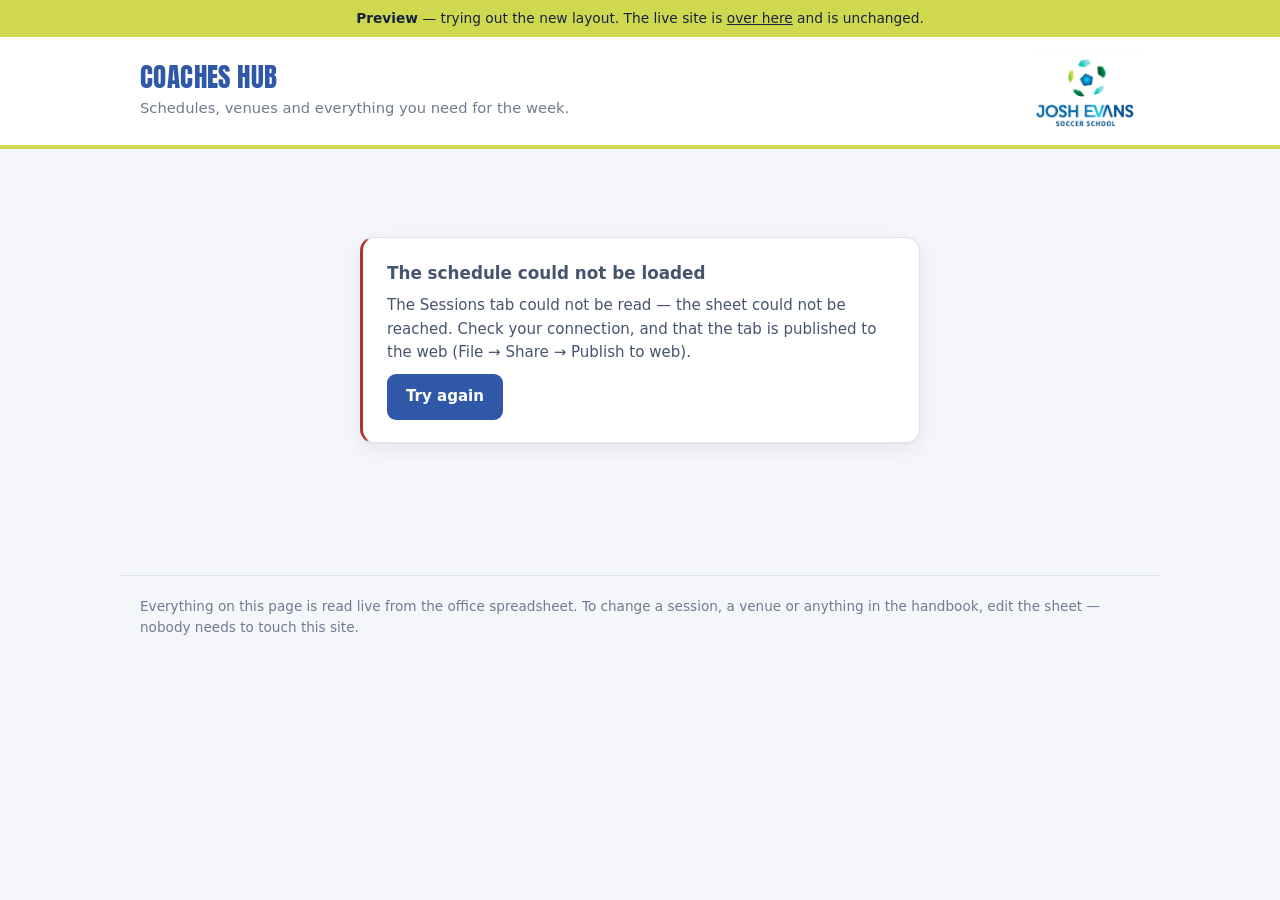
<file: preview/index.html>
<!DOCTYPE html>
<html lang="en-GB">
<head>
<meta charset="utf-8">
<meta name="viewport" content="width=device-width, initial-scale=1">
<title>Josh Evans Soccer School — Coaches Hub</title>
<meta name="description" content="Schedules, venues and everything the coaching team needs for the week.">
<meta name="color-scheme" content="light dark">
<link rel="icon" href="data:image/svg+xml,<svg xmlns='http://www.w3.org/2000/svg' viewBox='0 0 32 32'><circle cx='16' cy='16' r='15' fill='%233058a8'/><circle cx='16' cy='16' r='14' fill='none' stroke='%23d0d850' stroke-width='2'/><polygon points='16,8 22.6,12.8 20.1,20.6 11.9,20.6 9.4,12.8' fill='%23f4f4dc'/></svg>">
<link rel="preconnect" href="https://fonts.googleapis.com">
<link rel="preconnect" href="https://fonts.gstatic.com" crossorigin>
<link href="https://fonts.googleapis.com/css2?family=Anton&display=swap" rel="stylesheet">
<!-- Version stamps: GitHub Pages caches for ten minutes, and a browser
     that holds a stale copy of one of these while taking a fresh copy of
     another gets a mix that works nowhere. Bumped on every deploy by
     tools/stamp.sh. -->
<link rel="stylesheet" href="style.css?v=680982e">
</head>
<body>

<div class="preview-flag">
  <strong>Preview</strong> — trying out the new layout. The live site is
  <a href="../">over here</a> and is unchanged.
</div>

<header class="masthead">
  <div class="wrap masthead-inner">
    <div class="masthead-text">
      <h1>Coaches Hub</h1>
      <p class="masthead-sub">Schedules, venues and everything you need for the week.</p>
    </div>
    <img class="masthead-logo" src="../je-logo.png" width="480" height="323"
         alt="Josh Evans Soccer School">
  </div>
</header>

<nav class="views wrap" id="views" hidden aria-label="Sections">
  <button type="button" class="view-btn is-on" data-view="home">Home</button>
  <button type="button" class="view-btn" data-view="schedule">Schedule</button>
  <button type="button" class="view-btn" data-view="venues">Venues</button>
  <button type="button" class="view-btn" data-view="handbook" id="nav-handbook" hidden>Handbook</button>
  <button type="button" class="view-btn" data-view="resources" id="nav-resources" hidden>Resources</button>
  <span class="views-gap" aria-hidden="true"></span>
  <button type="button" class="view-btn view-btn-owner" data-view="financials">
    <svg viewBox="0 0 16 16" aria-hidden="true" class="lock"><path d="M4.5 7V5a3.5 3.5 0 017 0v2" fill="none" stroke="currentColor" stroke-width="1.6" stroke-linecap="round"/><rect x="3" y="7" width="10" height="7" rx="1.6" fill="currentColor"/></svg>
    Financials
  </button>
</nav>

<main class="wrap" id="main">

  <!-- Home -->
  <section id="home" hidden>
    <div class="hero">
      <h2 id="hero-title">Josh Evans Soccer School</h2>
      <p id="hero-blurb">Everything the coaching team needs, in one place. The schedule
         comes straight from the office spreadsheet, so what you see here is what is booked.</p>
      <div class="hero-stats" id="hero-stats"></div>
    </div>
    <div class="tiles" id="home-tiles"></div>
    <div id="home-signin"></div>
  </section>

  <!-- Venues -->
  <section id="venues" hidden>
    <div class="sec-head">
      <h2>Venues</h2>
      <p>Everywhere we coach, and how to find it.</p>
    </div>
    <div id="venue-list"></div>
  </section>

  <!-- Handbook -->
  <section id="handbook" hidden>
    <div class="sec-head">
      <h2>Handbook</h2>
      <p>The things worth knowing — kit, absence, who to call.</p>
    </div>
    <div id="handbook-body"></div>
  </section>

  <!-- Resources -->
  <section id="resources" hidden>
    <div class="sec-head">
      <h2>Resources</h2>
      <p>Session plans, term themes and anything else worth having to hand.</p>
    </div>
    <div id="resource-body"></div>
  </section>

  <!-- Coach picker -->
  <section class="picker" id="picker" hidden>
    <label class="picker-label" for="coach-input">Coach</label>
    <div class="combo" id="combo">
      <input
        id="coach-input"
        type="text"
        class="combo-input"
        placeholder="Search or select a coach…"
        autocomplete="off"
        role="combobox"
        aria-expanded="false"
        aria-autocomplete="list"
        aria-controls="coach-listbox"
        aria-haspopup="listbox">
      <button type="button" class="combo-toggle" id="combo-toggle" aria-label="Show all coaches" tabindex="-1">
        <svg viewBox="0 0 20 20" aria-hidden="true"><path d="M5 8l5 5 5-5" fill="none" stroke="currentColor" stroke-width="2" stroke-linecap="round" stroke-linejoin="round"/></svg>
      </button>
      <ul class="combo-list" id="coach-listbox" role="listbox" aria-label="Coaches" hidden></ul>
    </div>
  </section>

  <!-- Status / results -->
  <div id="status" class="status" role="status" aria-live="polite">
    <div class="spinner" aria-hidden="true"></div>
    <p>Loading the schedule…</p>
  </div>

  <section id="results" hidden>
    <div class="weekbar" id="weekbar" hidden></div>
    <div class="summary" id="summary"></div>
    <div id="days"></div>
  </section>

  <section id="finview" hidden>
    <div class="fin-top">
      <div class="seg" role="group" aria-label="Show figures per">
        <button type="button" class="seg-btn is-on" data-basis="monthly">Per month</button>
        <button type="button" class="seg-btn" data-basis="weekly">Per week</button>
      </div>
    </div>

    <nav class="views fin-tabs" role="group" aria-label="Financials view" id="fin-tabs">
      <button type="button" class="view-btn is-on" data-fintab="baseline">Baseline</button>
      <button type="button" class="view-btn" data-fintab="actual">Actual</button>
      <button type="button" class="view-btn" data-fintab="grouping">Grouping</button>
    </nav>

    <div id="fin-baseline" class="fin-tabpanel">
      <p class="fin-tab-sub">What each programme typically brings in, if every
         session ran every week or month exactly as scheduled.</p>
      <div class="head-cards" id="head-cards"></div>
    </div>

    <div id="fin-actual" class="fin-tabpanel" hidden>
      <p class="fin-tab-sub">What's actually happening — term dates, half terms
         and cancellations applied. This real week, and any date range you pick.</p>

      <div class="seg fin-actual-basis" role="group" aria-label="Actual figures for" id="actual-basis">
        <button type="button" class="seg-btn is-on" data-actualbasis="weekly">This week</button>
        <button type="button" class="seg-btn" data-actualbasis="monthly">This month</button>
        <button type="button" class="seg-btn" data-actualbasis="termly">This term</button>
      </div>

      <div class="head-cards" id="actual-cards"></div>
      <div id="actual-note"></div>

      <section class="fin-filter">
        <h2 class="fin-filter-title">Period totals</h2>
        <p class="fin-filter-sub">Pick any date range and see what actually came in, split honestly from what's still to come — never blended into one number.</p>
        <div id="period-controls"></div>
        <div id="period-result"></div>
      </section>
    </div>

    <div id="fin-grouping" class="fin-tabpanel" hidden>
      <p class="fin-tab-sub">The same baseline figures, sliced by programme,
         school, venue, day or time.</p>
      <section class="fin-filter">
        <h2 class="fin-filter-title">Custom filter</h2>
        <p class="fin-filter-sub">Any day, time window or venue, on its own or combined. For example every Monday session at one venue, or every session between 3 and 4:30pm.</p>
        <div id="fin-filter-controls"></div>
        <div id="fin-filter-result"></div>
      </section>

      <div class="fin-pickers" id="fin-pickers"></div>

      <div id="fin-detail"></div>
    </div>
  </section>

</main>

<footer class="footer wrap">
  <p>Everything on this page is read live from the office spreadsheet. To change a session, a venue or anything in the handbook, edit the sheet — nobody needs to touch this site.</p>
</footer>

<!-- Password dialog -->
<div class="modal-backdrop" id="modal" hidden>
  <div class="modal" role="dialog" aria-modal="true" aria-labelledby="modal-title" aria-describedby="modal-desc">
    <h2 id="modal-title">Financial details</h2>
    <p id="modal-desc" class="modal-desc">Enter the password to show revenue, costs and profit for each session.</p>
    <form id="pw-form" novalidate>
      <label class="sr-only" for="pw-input">Password</label>
      <input id="pw-input" type="password" class="pw-input" autocomplete="current-password" placeholder="Password" required>
      <p class="pw-error" id="pw-error" role="alert" hidden></p>
      <div class="modal-actions">
        <button type="button" class="btn btn-quiet" id="pw-cancel">Cancel</button>
        <button type="submit" class="btn btn-primary" id="pw-submit">Unlock</button>
      </div>
    </form>
  </div>
</div>

<script src="../config.js?v=680982e"></script>
<!-- TEMPORARY: sample handbook and venue text. See demo-content.js. -->
<script src="demo-content.js?v=680982e"></script>
<script src="app.js?v=680982e"></script>
</body>
</html>
</file>
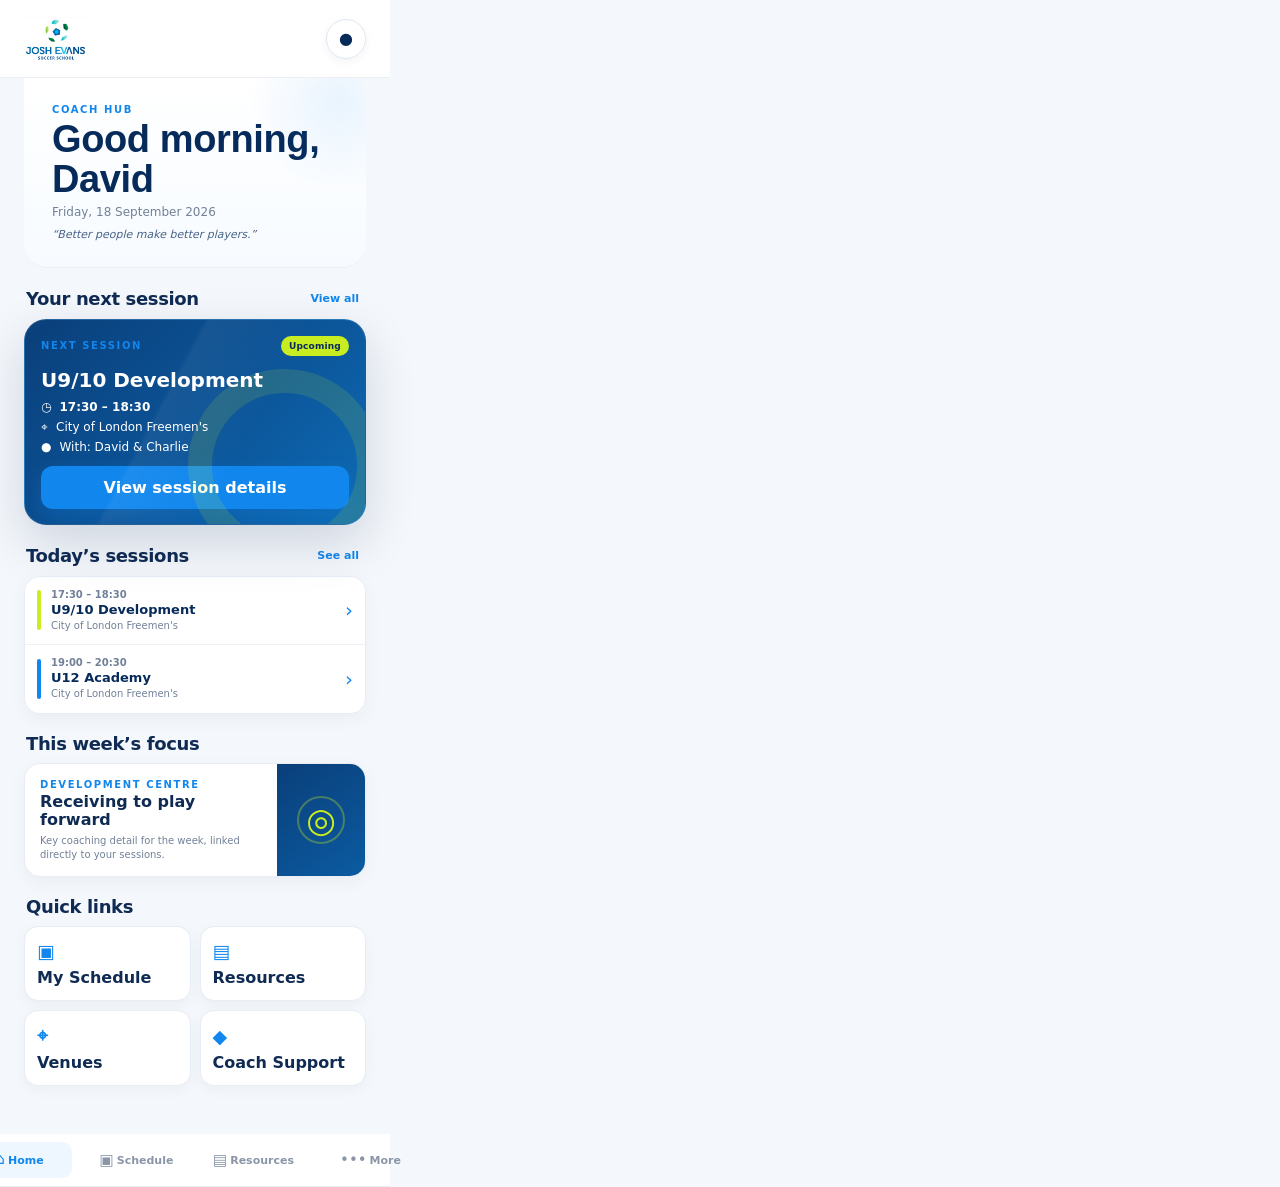
<file: preview-home.html>
<!doctype html><html><head><meta charset="utf-8"><style>@page{size:390px 1400px;margin:0}html,body{width:390px;margin:0}body{overflow:hidden}</style><link rel="stylesheet" href="styles.css"></head><body>
<div class="app-shell">
<header class="topbar"><button class="brand-lockup"><img src="je-logo.png"></button><div class="top-actions"><button class="icon-btn">●</button></div></header>
<main class="screen-root">
<section class="hero"><div class="eyebrow">Coach Hub</div><h1>Good morning, David</h1><p>Friday, 18 September 2026</p><div class="quote">“Better people make better players.”</div></section>
<div class="section-head"><h2>Your next session</h2><button class="link-btn">View all</button></div>
<section class="next-card"><div class="next-top"><span class="eyebrow">Next session</span><span class="pill lime">Upcoming</span></div><h3>U9/10 Development</h3><div class="meta"><div class="meta-row">◷ <b>17:30 – 18:30</b></div><div class="meta-row">⌖ <span>City of London Freemen's</span></div><div class="meta-row">● <span>With: David & Charlie</span></div></div><button class="primary-btn">View session details</button></section>
<div class="section-head"><h2>Today’s sessions</h2><button class="link-btn">See all</button></div>
<div class="card list"><div class="session-row"><span class="session-accent lime"></span><div><div class="session-time">17:30 – 18:30</div><div class="session-title">U9/10 Development</div><div class="session-sub">City of London Freemen's</div></div><span class="chev">›</span></div><div class="session-row"><span class="session-accent"></span><div><div class="session-time">19:00 – 20:30</div><div class="session-title">U12 Academy</div><div class="session-sub">City of London Freemen's</div></div><span class="chev">›</span></div></div>
<div class="section-head"><h2>This week’s focus</h2></div><article class="card focus-card"><div class="focus-copy"><div class="eyebrow">Development Centre</div><h3>Receiving to play forward</h3><p>Key coaching detail for the week, linked directly to your sessions.</p></div><div class="focus-visual">◎</div></article>
<div class="section-head"><h2>Quick links</h2></div><div class="quick-grid"><button class="quick-card"><span class="qicon">▣</span>My Schedule</button><button class="quick-card"><span class="qicon">▤</span>Resources</button><button class="quick-card"><span class="qicon">⌖</span>Venues</button><button class="quick-card"><span class="qicon">◆</span>Coach Support</button></div>
</main>
<nav class="bottom-nav"><button class="nav-item is-active"><span>⌂</span><small>Home</small></button><button class="nav-item"><span>▣</span><small>Schedule</small></button><button class="nav-item"><span>▤</span><small>Resources</small></button><button class="nav-item"><span>•••</span><small>More</small></button></nav></div>
</body></html>
</file>
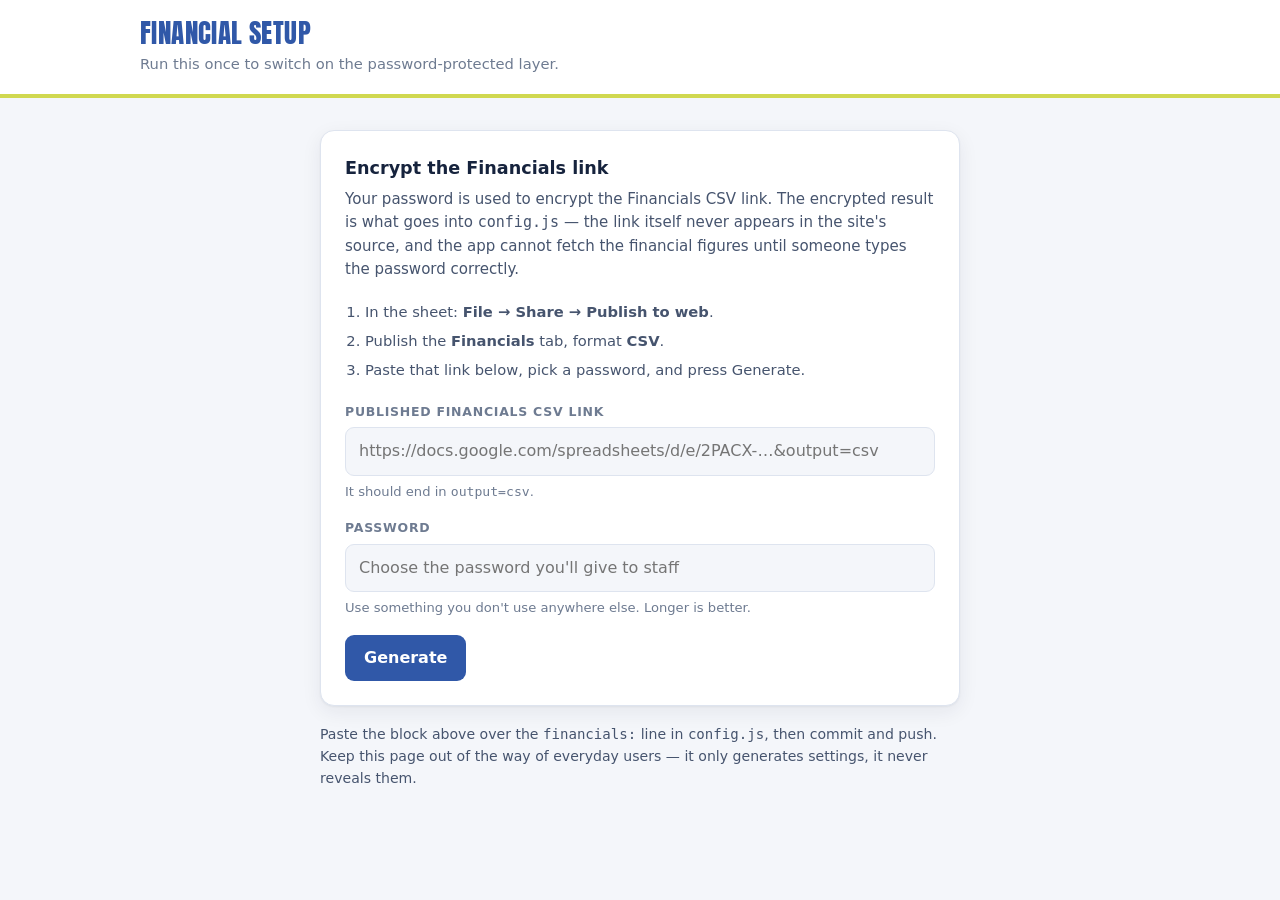
<file: setup.html>
<!DOCTYPE html>
<html lang="en-GB">
<head>
<meta charset="utf-8">
<meta name="viewport" content="width=device-width, initial-scale=1">
<title>Coach Schedule — financial setup</title>
<meta name="color-scheme" content="light dark">
<link rel="preconnect" href="https://fonts.googleapis.com">
<link rel="preconnect" href="https://fonts.gstatic.com" crossorigin>
<link href="https://fonts.googleapis.com/css2?family=Anton&display=swap" rel="stylesheet">
<link rel="stylesheet" href="style.css">
<style>
  .setup { max-width: 680px; margin: 32px auto 60px; }
  .setup .panel {
    background: var(--surface); border: 1px solid var(--line);
    border-radius: var(--radius); box-shadow: var(--shadow); padding: 24px;
  }
  .setup h2 { margin: 0 0 6px; font-size: 1.1rem; font-weight: 640; }
  .setup p.lede { margin: 0 0 20px; color: var(--ink-soft); font-size: .94rem; }
  .field { margin-bottom: 16px; }
  .field label {
    display: block; font-size: .78rem; font-weight: 600; letter-spacing: .06em;
    text-transform: uppercase; color: var(--ink-faint); margin-bottom: 6px;
  }
  .field input {
    width: 100%; padding: 11px 13px; font: inherit; color: var(--ink);
    background: var(--bg); border: 1px solid var(--line); border-radius: 9px;
  }
  .field input:focus {
    outline: none; border-color: var(--accent); box-shadow: 0 0 0 3px var(--accent-bg);
  }
  .field .hint { margin: 6px 0 0; font-size: .82rem; color: var(--ink-faint); }
  textarea {
    width: 100%; min-height: 190px; margin-top: 16px; padding: 14px;
    font: .82rem/1.55 ui-monospace, SFMono-Regular, Menlo, Consolas, monospace;
    color: var(--ink); background: var(--bg);
    border: 1px solid var(--line); border-radius: 9px; resize: vertical;
  }
  .row { display: flex; gap: 10px; align-items: center; flex-wrap: wrap; margin-top: 16px; }
  .msg { font-size: .88rem; color: var(--ink-soft); }
  .msg.bad { color: var(--negative); }
  .msg.good { color: var(--positive); }
  ol.steps { padding-left: 20px; color: var(--ink-soft); font-size: .92rem; }
  ol.steps li { margin-bottom: 6px; }
</style>
</head>
<body>

<header class="masthead">
  <div class="wrap"><h1>Financial setup</h1>
  <p class="masthead-sub">Run this once to switch on the password-protected layer.</p></div>
</header>

<main class="wrap setup">
  <div class="panel">
    <h2>Encrypt the Financials link</h2>
    <p class="lede">
      Your password is used to encrypt the Financials CSV link. The encrypted
      result is what goes into <code>config.js</code> — the link itself never
      appears in the site's source, and the app cannot fetch the financial
      figures until someone types the password correctly.
    </p>

    <ol class="steps">
      <li>In the sheet: <strong>File → Share → Publish to web</strong>.</li>
      <li>Publish the <strong>Financials</strong> tab, format <strong>CSV</strong>.</li>
      <li>Paste that link below, pick a password, and press Generate.</li>
    </ol>

    <div class="field" style="margin-top:20px">
      <label for="url">Published Financials CSV link</label>
      <input id="url" type="url" placeholder="https://docs.google.com/spreadsheets/d/e/2PACX-…&amp;output=csv" autocomplete="off">
      <p class="hint">It should end in <code>output=csv</code>.</p>
    </div>

    <div class="field">
      <label for="pw">Password</label>
      <input id="pw" type="text" placeholder="Choose the password you'll give to staff" autocomplete="off">
      <p class="hint">Use something you don't use anywhere else. Longer is better.</p>
    </div>

    <div class="row">
      <button class="btn btn-primary" id="go">Generate</button>
      <button class="btn btn-quiet" id="copy" hidden>Copy</button>
      <span class="msg" id="msg"></span>
    </div>

    <textarea id="out" readonly hidden spellcheck="false"
      aria-label="Configuration to paste into config.js"></textarea>
  </div>

  <p class="msg" style="margin-top:18px">
    Paste the block above over the <code>financials:</code> line in
    <code>config.js</code>, then commit and push. Keep this page out of the
    way of everyday users — it only generates settings, it never reveals them.
  </p>
</main>

<script>
(function () {
  "use strict";
  var ITERATIONS = 250000;

  var $ = function (id) { return document.getElementById(id); };
  var msg = $("msg"), out = $("out"), copy = $("copy");

  function say(text, cls) { msg.textContent = text; msg.className = "msg " + (cls || ""); }

  function bytesToB64(buf) {
    var b = new Uint8Array(buf), s = "";
    for (var i = 0; i < b.length; i++) s += String.fromCharCode(b[i]);
    return btoa(s);
  }

  $("go").addEventListener("click", function () {
    var url = $("url").value.trim();
    var pw = $("pw").value;

    if (!/^https?:\/\//i.test(url)) return say("That doesn't look like a link.", "bad");
    if (!pw) return say("Pick a password first.", "bad");
    if (!window.isSecureContext || !window.crypto || !crypto.subtle) {
      return say("Open this page over https (or http://localhost) — encryption " +
                 "is not available on a file:// page.", "bad");
    }
    if (!/output=csv/i.test(url)) {
      say("Warning: that link doesn't end in output=csv. Generating anyway.", "bad");
    }

    var salt = crypto.getRandomValues(new Uint8Array(16));
    var iv = crypto.getRandomValues(new Uint8Array(12));
    var enc = new TextEncoder();

    crypto.subtle.importKey("raw", enc.encode(pw), "PBKDF2", false, ["deriveKey"])
      .then(function (base) {
        return crypto.subtle.deriveKey(
          { name: "PBKDF2", salt: salt, iterations: ITERATIONS, hash: "SHA-256" },
          base, { name: "AES-GCM", length: 256 }, false, ["encrypt"]);
      })
      .then(function (key) {
        return crypto.subtle.encrypt({ name: "AES-GCM", iv: iv }, key, enc.encode(url));
      })
      .then(function (cipher) {
        out.value =
          "  financials: {\n" +
          "    salt: \"" + bytesToB64(salt) + "\",\n" +
          "    iv: \"" + bytesToB64(iv) + "\",\n" +
          "    ciphertext: \"" + bytesToB64(cipher) + "\",\n" +
          "    iterations: " + ITERATIONS + "\n" +
          "  },";
        out.hidden = false;
        copy.hidden = false;
        say("Done — paste this into config.js.", "good");
      })
      .catch(function (e) {
        console.error(e);
        say("Something went wrong generating that. See the browser console.", "bad");
      });
  });

  copy.addEventListener("click", function () {
    out.select();
    navigator.clipboard.writeText(out.value)
      .then(function () { say("Copied.", "good"); })
      .catch(function () { say("Select the text and copy it manually.", "bad"); });
  });
})();
</script>
</body>
</html>
</file>
<file: preview/style.css>
/* ---------------------------------------------------------------
   Coach Schedule — restrained, card-based, readable on any screen.
   --------------------------------------------------------------- */

:root {
  /* Brand, sampled from the Josh Evans Soccer School posters */
  --brand-blue:  #3058a8;
  --brand-sky:   #3088c8;
  --brand-cream: #f4f4dc;
  --brand-lime:  #d0d850;

  --ink:        #16233d;
  --ink-soft:   #46546e;
  --ink-faint:  #6e7b91;
  --line:       #dee4ef;
  --line-soft:  #edf1f7;
  --bg:         #f4f6fa;
  --surface:    #ffffff;
  --accent:     #3058a8;
  --accent-ink: #24457f;
  --accent-bg:  #e6ecf8;
  --positive:   #1f7a4c;
  --negative:   #b3322e;
  --warn:       #9a5a12;
  --warn-ink:   #ffffff;
  --negative-ink: #ffffff;
  --shadow:     0 1px 2px rgba(22, 35, 61, .05), 0 6px 20px rgba(22, 35, 61, .07);
  --shadow-lift:0 2px 6px rgba(22, 35, 61, .08), 0 14px 34px rgba(22, 35, 61, .12);
  --radius:     14px;
  --wrap:       1040px;
  --font-display: "Anton", ui-sans-serif, system-ui, "Helvetica Neue", Arial, sans-serif;
}

@media (prefers-color-scheme: dark) {
  :root {
    --ink:        #eaeff7;
    --ink-soft:   #a7b4c8;
    --ink-faint:  #8391a8;
    --line:       #2b3446;
    --line-soft:  #222a38;
    --bg:         #111725;
    --surface:    #19202e;
    --accent:     #7fa8e8;
    --accent-ink: #a3c2f0;
    --accent-bg:  #223052;
    --positive:   #5fcb94;
    --negative:   #f08a8a;
    --warn:       #e8b06a;
    --warn-ink:   #241a0c;
    --negative-ink: #2a0f0f;
    --shadow:     0 1px 2px rgba(0, 0, 0, .3), 0 6px 20px rgba(0, 0, 0, .3);
    --shadow-lift:0 2px 6px rgba(0, 0, 0, .35), 0 14px 34px rgba(0, 0, 0, .45);
  }
}

* { box-sizing: border-box; }

/* A class with `display` set would otherwise out-rank the browser's own
   rule for [hidden], leaving "hidden" panels on top of the page. */
[hidden] { display: none !important; }

html { -webkit-text-size-adjust: 100%; }

body {
  margin: 0;
  background: var(--bg);
  color: var(--ink);
  font: 16px/1.55 ui-sans-serif, system-ui, -apple-system, "Segoe UI", Roboto,
        "Helvetica Neue", Arial, sans-serif;
  -webkit-font-smoothing: antialiased;
}

.wrap { width: 100%; max-width: var(--wrap); margin: 0 auto; padding: 0 20px; }

.sr-only {
  position: absolute; width: 1px; height: 1px; padding: 0; margin: -1px;
  overflow: hidden; clip: rect(0 0 0 0); white-space: nowrap; border: 0;
}

/* ------------------------------ Masthead ------------------------------ */

/* The logo is navy-on-white artwork, so the bar holding it stays white in
   both themes - on the brand blue the wordmark all but disappears. */
.masthead {
  background: #ffffff;
  border-bottom: 4px solid var(--brand-lime);
  padding: 18px 0;
}
.masthead-inner {
  display: flex;
  align-items: center;
  justify-content: space-between;
  gap: 24px;
}
.masthead-text { min-width: 0; }
.masthead h1 {
  margin: 0;
  font-family: var(--font-display);
  font-size: 1.7rem;
  font-weight: 400;
  line-height: 1.1;
  text-transform: uppercase;
  letter-spacing: .015em;
  color: var(--brand-blue);
}
.masthead-sub {
  margin: 5px 0 0;
  color: #6e7b91;
  font-size: .92rem;
}
.masthead-logo {
  height: 72px;
  width: auto;
  flex: none;
  display: block;
}

/* ------------------------------ Picker ------------------------------ */

.picker { margin: 28px 0 4px; max-width: 420px; }

.picker-label {
  display: block;
  font-size: .78rem;
  font-weight: 600;
  letter-spacing: .07em;
  text-transform: uppercase;
  color: var(--ink-faint);
  margin-bottom: 8px;
}

.combo { position: relative; }

.combo-input {
  width: 100%;
  padding: 13px 44px 13px 15px;
  font: inherit;
  color: var(--ink);
  background: var(--surface);
  border: 1px solid var(--line);
  border-radius: 11px;
  box-shadow: var(--shadow);
  transition: border-color .15s, box-shadow .15s;
}
.combo-input::placeholder { color: var(--ink-faint); }
.combo-input:focus {
  outline: none;
  border-color: var(--accent);
  box-shadow: 0 0 0 3px var(--accent-bg);
}

.combo-toggle {
  position: absolute;
  top: 0; right: 0;
  height: 100%;
  width: 42px;
  display: grid;
  place-items: center;
  background: none;
  border: 0;
  color: var(--ink-faint);
  cursor: pointer;
}
.combo-toggle svg { width: 20px; height: 20px; transition: transform .2s; }
.combo[aria-owns-open="true"] .combo-toggle svg { transform: rotate(180deg); }

.combo-list {
  position: absolute;
  z-index: 40;
  top: calc(100% + 6px);
  left: 0; right: 0;
  max-height: 290px;
  overflow-y: auto;
  margin: 0;
  padding: 6px;
  list-style: none;
  background: var(--surface);
  border: 1px solid var(--line);
  border-radius: 12px;
  box-shadow: var(--shadow-lift);
}
.combo-option {
  padding: 10px 12px;
  border-radius: 8px;
  cursor: pointer;
  display: flex;
  justify-content: space-between;
  align-items: baseline;
  gap: 12px;
}
.combo-option[aria-selected="true"],
.combo-option.is-active { background: var(--accent-bg); color: var(--accent-ink); }
.combo-option .count { font-size: .8rem; color: var(--ink-faint); flex: none; }
.combo-option.is-active .count { color: var(--accent-ink); }
.combo-empty { padding: 12px; color: var(--ink-faint); font-size: .92rem; }

/* ------------------------------ Status ------------------------------ */

.status { padding: 48px 0; color: var(--ink-soft); text-align: center; }
.status p { margin: 12px 0 0; }

.spinner {
  width: 26px; height: 26px; margin: 0 auto;
  border: 2.5px solid var(--line);
  border-top-color: var(--accent);
  border-radius: 50%;
  animation: spin .7s linear infinite;
}
@keyframes spin { to { transform: rotate(360deg); } }
@media (prefers-reduced-motion: reduce) { .spinner { animation-duration: 2s; } }

.notice {
  max-width: 560px;
  margin: 40px auto;
  padding: 22px 24px;
  background: var(--surface);
  border: 1px solid var(--line);
  border-left: 3px solid var(--accent);
  border-radius: var(--radius);
  box-shadow: var(--shadow);
  text-align: left;
}
.notice.is-error { border-left-color: var(--negative); }
.notice h2 { margin: 0 0 8px; font-size: 1.05rem; font-weight: 640; }
.notice p { margin: 0 0 10px; color: var(--ink-soft); font-size: .94rem; }
.notice p:last-child { margin-bottom: 0; }
.notice code {
  font: .85em ui-monospace, SFMono-Regular, Menlo, Consolas, monospace;
  background: var(--line-soft);
  padding: 1px 5px;
  border-radius: 4px;
  overflow-wrap: anywhere;
}
.notice ol { margin: 0 0 10px; padding-left: 20px; color: var(--ink-soft); font-size: .94rem; }
.notice li { margin-bottom: 5px; }

/* ------------------------------ Summary ------------------------------ */

.summary {
  display: flex;
  flex-wrap: wrap;
  align-items: baseline;
  gap: 8px 14px;
  margin: 30px 0 22px;
  padding-bottom: 18px;
  border-bottom: 1px solid var(--line);
}
.summary h2 {
  margin: 0;
  font-family: var(--font-display);
  font-size: 1.8rem;
  font-weight: 400;
  line-height: 1.15;
  text-transform: uppercase;
  letter-spacing: .015em;
}
.summary .meta { color: var(--ink-faint); font-size: .94rem; }

/* ------------------------------ Days ------------------------------ */

.day { margin-bottom: 30px; }

.day-head {
  display: flex;
  align-items: baseline;
  gap: 10px;
  margin: 0 0 12px;
  font-size: .8rem;
  font-weight: 650;
  letter-spacing: .09em;
  text-transform: uppercase;
  color: var(--ink-faint);
}
.day-head::after {
  content: "";
  flex: 1;
  height: 1px;
  background: var(--line);
}

.cards { display: grid; gap: 12px; }

/* ------------------------------ Card ------------------------------ */

.card {
  background: var(--surface);
  border: 1px solid var(--line);
  border-radius: var(--radius);
  box-shadow: var(--shadow);
  overflow: hidden;
  transition: box-shadow .2s, border-color .2s;
}
.card.is-open { box-shadow: var(--shadow-lift); border-color: #d4dae0; }
@media (prefers-color-scheme: dark) { .card.is-open { border-color: #374049; } }

.card-head {
  display: block;
  width: 100%;
  padding: 16px 18px;
  text-align: left;
  font: inherit;
  color: inherit;
  background: none;
  border: 0;
  cursor: pointer;
}
.card-head:focus-visible {
  outline: 2px solid var(--accent);
  outline-offset: -3px;
  border-radius: var(--radius);
}

.card-top {
  display: flex;
  align-items: flex-start;
  justify-content: space-between;
  gap: 14px;
}

.card-title { min-width: 0; }
.card-title h3 {
  margin: 0;
  font-size: 1.06rem;
  font-weight: 620;
  letter-spacing: -.01em;
  line-height: 1.35;
}

.tags { display: flex; flex-wrap: wrap; gap: 6px; margin-top: 7px; }
.tag {
  font-size: .74rem;
  font-weight: 600;
  letter-spacing: .02em;
  padding: 3px 8px;
  border-radius: 999px;
  background: var(--line-soft);
  color: var(--ink-soft);
  white-space: nowrap;
}
.tag.tag-accent { background: var(--brand-lime); color: #16233d; }
.card-theme {
  align-self: center;
  font-size: .82rem;
  font-weight: 650;
  color: var(--brand-blue);
}
@media (prefers-color-scheme: dark) { .card-theme { color: var(--accent); } }

.card-time {
  flex: none;
  text-align: right;
  font-variant-numeric: tabular-nums;
}
.card-time .t { font-weight: 620; font-size: .97rem; white-space: nowrap; }
.card-time .chev {
  display: inline-block;
  margin-top: 6px;
  color: var(--ink-faint);
  transition: transform .3s ease;
}
.card.is-open .card-time .chev { transform: rotate(180deg); }
.card-time .chev svg { width: 18px; height: 18px; display: block; }

.card-facts {
  margin: 12px 0 0;
  display: grid;
  gap: 5px;
  font-size: .92rem;
  color: var(--ink-soft);
}
.card-facts div { display: flex; gap: 8px; }
.card-facts .k {
  flex: none;
  width: 74px;
  color: var(--ink-faint);
  font-size: .82rem;
  letter-spacing: .03em;
  text-transform: uppercase;
  padding-top: 1px;
}
.card-facts .v { min-width: 0; overflow-wrap: anywhere; }

/* --------------------- Financial panel (expanding) --------------------- */

.fin {
  display: grid;
  grid-template-rows: 0fr;
  transition: grid-template-rows .34s cubic-bezier(.4, 0, .2, 1);
}
.card.is-open .fin { grid-template-rows: 1fr; }
.fin-inner { overflow: hidden; }
@media (prefers-reduced-motion: reduce) { .fin { transition-duration: .01ms; } }

.fin-body {
  margin: 0 18px 18px;
  padding: 16px 0 0;
  border-top: 1px solid var(--line);
}

.fin-head {
  display: flex;
  align-items: baseline;
  justify-content: space-between;
  gap: 10px;
  margin-bottom: 12px;
}
.fin-head h4 {
  margin: 0;
  font-size: .78rem;
  font-weight: 650;
  letter-spacing: .09em;
  text-transform: uppercase;
  color: var(--ink-faint);
}
.period {
  font-size: .74rem;
  font-weight: 650;
  letter-spacing: .04em;
  padding: 3px 9px;
  border-radius: 999px;
  background: var(--accent-bg);
  color: var(--accent-ink);
  white-space: nowrap;
}

.fin-grid {
  display: grid;
  grid-template-columns: repeat(auto-fit, minmax(122px, 1fr));
  gap: 14px 16px;
}
.fin-cell .label {
  display: block;
  font-size: .76rem;
  letter-spacing: .04em;
  text-transform: uppercase;
  color: var(--ink-faint);
  margin-bottom: 3px;
}
.fin-cell .value {
  font-size: 1.02rem;
  font-weight: 620;
  font-variant-numeric: tabular-nums;
}
.fin-cell.is-profit { grid-column: 1 / -1; }
.fin-cell.is-profit .value { font-size: 1.3rem; letter-spacing: -.01em; }
.value.pos { color: var(--positive); }
.value.neg { color: var(--negative); }

.fin-note {
  margin: 12px 0 0;
  font-size: .82rem;
  color: var(--ink-faint);
}
.fin-missing { margin: 0; font-size: .92rem; color: var(--ink-soft); }

/* ------------------------------ Buttons ------------------------------ */

.btn {
  font: inherit;
  font-weight: 600;
  padding: 10px 18px;
  border-radius: 9px;
  border: 1px solid transparent;
  cursor: pointer;
  transition: background .15s, border-color .15s, opacity .15s;
}
.btn-primary { background: var(--accent); color: #fff; }
.btn-primary:hover { background: var(--accent-ink); }
.btn-primary[disabled] { opacity: .6; cursor: default; }
@media (prefers-color-scheme: dark) { .btn-primary { color: #0c1a16; } }
.btn-quiet { background: none; color: var(--ink-soft); border-color: var(--line); }
.btn-quiet:hover { background: var(--line-soft); }
.btn:focus-visible { outline: 2px solid var(--accent); outline-offset: 2px; }

/* ------------------------------ Modal ------------------------------ */

.modal-backdrop {
  position: fixed;
  inset: 0;
  z-index: 100;
  display: grid;
  place-items: center;
  padding: 20px;
  background: rgba(17, 24, 31, .45);
  backdrop-filter: blur(2px);
  animation: fade .16s ease;
}
@keyframes fade { from { opacity: 0; } }

.modal {
  width: 100%;
  max-width: 380px;
  background: var(--surface);
  border-radius: var(--radius);
  box-shadow: var(--shadow-lift);
  padding: 24px;
}
.modal h2 { margin: 0 0 6px; font-size: 1.12rem; font-weight: 640; }
.modal-desc { margin: 0 0 16px; color: var(--ink-soft); font-size: .92rem; }

.pw-input {
  width: 100%;
  padding: 12px 14px;
  font: inherit;
  color: var(--ink);
  background: var(--bg);
  border: 1px solid var(--line);
  border-radius: 9px;
}
.pw-input:focus {
  outline: none;
  border-color: var(--accent);
  box-shadow: 0 0 0 3px var(--accent-bg);
}
.pw-error { margin: 9px 0 0; color: var(--negative); font-size: .87rem; }

.modal-actions {
  display: flex;
  justify-content: flex-end;
  gap: 9px;
  margin-top: 18px;
}

/* ------------------------------ Footer ------------------------------ */

.footer {
  margin: 44px auto 34px;
  padding-top: 20px;
  border-top: 1px solid var(--line);
  color: var(--ink-faint);
  font-size: .85rem;
}
.footer p { margin: 0; }

/* ------------------------------ Phone ------------------------------ */

@media (max-width: 560px) {
  .wrap { padding: 0 16px; }
  .masthead { padding: 14px 0; }
  .masthead-inner { gap: 14px; }
  .masthead-logo { height: 52px; }
  .masthead h1 { font-size: 1.15rem; }
  .masthead-sub { font-size: .8rem; }
  .picker { max-width: none; }
  .summary h2 { font-size: 1.5rem; }
  .card-head { padding: 15px 16px; }
  .fin-body { margin: 0 16px 16px; }
  .card-facts .k { width: 62px; font-size: .78rem; }
  .card-title h3 { font-size: 1rem; }
  .fin-grid { grid-template-columns: repeat(auto-fit, minmax(104px, 1fr)); }
}

/* =========================== Financials view =========================== */

.views {
  display: flex;
  gap: 4px;
  margin: 18px auto 0;
  padding-top: 0;
}
.view-btn {
  font: inherit;
  font-weight: 600;
  font-size: .92rem;
  padding: 9px 16px;
  border: 1px solid var(--line);
  background: var(--surface);
  color: var(--ink-soft);
  border-radius: 9px;
  cursor: pointer;
  transition: background .15s, color .15s, border-color .15s;
}
.view-btn:hover { border-color: var(--accent); color: var(--accent); }
.view-btn.is-on {
  background: var(--accent);
  border-color: var(--accent);
  color: #fff;
}
@media (prefers-color-scheme: dark) { .view-btn.is-on { color: #0c1a16; } }
.view-btn:focus-visible { outline: 2px solid var(--accent); outline-offset: 2px; }

.fin-top { margin: 26px 0 18px; }

.fin-tabs { margin: 0 0 6px; }
.fin-tab-sub { margin: 0 0 16px; font-size: .86rem; color: var(--ink-faint); }
.fin-actual-basis { margin: 0 0 16px; }

.seg { display: inline-flex; border: 1px solid var(--line); border-radius: 9px; overflow: hidden; }
.seg-btn {
  font: inherit;
  font-size: .87rem;
  font-weight: 600;
  padding: 8px 15px;
  border: 0;
  background: var(--surface);
  color: var(--ink-soft);
  cursor: pointer;
}
.seg-btn + .seg-btn { border-left: 1px solid var(--line); }
.seg-btn.is-on { background: var(--accent-bg); color: var(--accent-ink); }

/* Headline cards: evening, day, combined */
.head-cards {
  display: grid;
  grid-template-columns: repeat(auto-fit, minmax(210px, 1fr));
  gap: 12px;
  margin-bottom: 26px;
}
.hcard {
  background: var(--surface);
  border: 1px solid var(--line);
  border-radius: var(--radius);
  box-shadow: var(--shadow);
  padding: 16px 18px;
}
.hcard.is-total { border-color: var(--accent); border-width: 2px; }
.hcard h3 {
  margin: 0 0 10px;
  font-size: .76rem;
  font-weight: 650;
  letter-spacing: .09em;
  text-transform: uppercase;
  color: var(--ink-faint);
}
.hcard .big {
  font-size: 1.55rem;
  font-weight: 650;
  letter-spacing: -.02em;
  font-variant-numeric: tabular-nums;
  line-height: 1.15;
}
.hcard .alt {
  margin-top: 3px;
  font-size: .82rem;
  color: var(--ink-faint);
  font-variant-numeric: tabular-nums;
}
.hcard .rows {
  margin-top: 12px;
  padding-top: 11px;
  border-top: 1px solid var(--line-soft);
  display: grid;
  gap: 4px;
  font-size: .85rem;
}
.hcard .rows div { display: flex; justify-content: space-between; gap: 10px; }
.hcard .rows span:first-child { color: var(--ink-faint); }
.hcard .rows span:last-child { font-variant-numeric: tabular-nums; }

.fin-picker { max-width: 460px; margin-bottom: 22px; }
.fin-select {
  width: 100%;
  padding: 13px 15px;
  font: inherit;
  color: var(--ink);
  background: var(--surface);
  border: 1px solid var(--line);
  border-radius: 11px;
  box-shadow: var(--shadow);
}
.fin-select:focus { outline: none; border-color: var(--accent); box-shadow: 0 0 0 3px var(--accent-bg); }

/* Selected level */
.level {
  background: var(--surface);
  border: 1px solid var(--line);
  border-radius: var(--radius);
  box-shadow: var(--shadow);
  padding: 20px;
  margin-bottom: 20px;
}
.level h2 {
  margin: 0 0 3px;
  font-family: var(--font-display);
  font-size: 1.35rem;
  font-weight: 400;
  text-transform: uppercase;
  letter-spacing: .015em;
  color: var(--brand-blue);
}
@media (prefers-color-scheme: dark) { .level h2 { color: var(--accent); } }
.level .crumb { margin: 0 0 16px; font-size: .86rem; color: var(--ink-faint); }
.level-grid {
  display: grid;
  grid-template-columns: repeat(auto-fit, minmax(118px, 1fr));
  gap: 14px 16px;
}

/* Breakdown table */
.bd-wrap { overflow-x: auto; -webkit-overflow-scrolling: touch; }
table.bd {
  width: 100%;
  border-collapse: collapse;
  font-size: .9rem;
  font-variant-numeric: tabular-nums;
}
table.bd th, table.bd td { padding: 10px 12px; text-align: right; white-space: nowrap; }
table.bd th:first-child, table.bd td:first-child { text-align: left; white-space: normal; min-width: 170px; }
table.bd thead th {
  font-size: .73rem;
  font-weight: 650;
  letter-spacing: .06em;
  text-transform: uppercase;
  color: var(--ink-faint);
  border-bottom: 1px solid var(--line);
}
table.bd tbody tr { border-bottom: 1px solid var(--line-soft); }
table.bd tbody tr:last-child { border-bottom: 0; }
table.bd tbody tr.is-link { cursor: pointer; }
table.bd tbody tr.is-link:hover { background: var(--accent-bg); }
table.bd td.name { font-weight: 600; }
table.bd td .sub { display: block; font-weight: 400; font-size: .8rem; color: var(--ink-faint); }

.bar { display: block; height: 4px; border-radius: 2px; margin-top: 5px; background: var(--positive); }
.bar.neg { background: var(--negative); }

.fin-note-top {
  margin: 0 0 18px;
  font-size: .86rem;
  color: var(--ink-faint);
}

@media (max-width: 560px) {
  .views { margin-top: 14px; }
  .view-btn { flex: 1; padding: 9px 10px; }
  .head-cards { grid-template-columns: 1fr; }
  .hcard .big { font-size: 1.4rem; }
  .level { padding: 16px; }
  table.bd th, table.bd td { padding: 9px 10px; }
}

/* Custom filter — day, time, venue; independent of the tree below */
.fin-filter {
  background: var(--surface);
  border: 1px solid var(--line);
  border-radius: var(--radius);
  box-shadow: var(--shadow);
  padding: 18px 20px;
  margin-bottom: 22px;
}
.fin-filter-title {
  margin: 0 0 4px;
  font-family: var(--font-display);
  font-size: 1.2rem;
  font-weight: 400;
  text-transform: uppercase;
  letter-spacing: .015em;
  color: var(--brand-blue);
}
@media (prefers-color-scheme: dark) { .fin-filter-title { color: var(--accent); } }
.fin-filter-sub { margin: 0 0 16px; font-size: .86rem; color: var(--ink-faint); }

.filter-days { display: flex; flex-wrap: wrap; gap: 6px; margin-bottom: 12px; }
.day-btn, .hb-jump-btn {
  font: inherit;
  font-size: .82rem;
  font-weight: 600;
  padding: 7px 12px;
  border: 1px solid var(--line);
  border-radius: 8px;
  background: var(--surface);
  color: var(--ink-soft);
  cursor: pointer;
}
.day-btn:hover, .hb-jump-btn:hover { border-color: var(--accent); color: var(--accent); }
.day-btn.is-on { background: var(--accent); border-color: var(--accent); color: #fff; }
@media (prefers-color-scheme: dark) { .day-btn.is-on { color: #0c1a16; } }

.filter-line { display: flex; flex-wrap: wrap; align-items: center; gap: 10px; }
.filter-line .fin-select { width: auto; flex: 1 1 200px; max-width: 320px; }
.filter-line input[type="time"], .filter-line input[type="date"] {
  font: inherit;
  padding: 11px 13px;
  color: var(--ink);
  background: var(--surface);
  border: 1px solid var(--line);
  border-radius: 11px;
}
.filter-to { font-size: .85rem; color: var(--ink-faint); }
.filter-clear { margin-left: auto; }

@media (max-width: 560px) {
  .filter-line { align-items: stretch; }
  .filter-clear { margin-left: 0; }
}

/* Cascading breakdown pickers */
.fin-pickers {
  display: flex;
  flex-wrap: wrap;
  gap: 12px;
  margin-bottom: 22px;
}
.fin-step { min-width: 0; flex: 1 1 210px; max-width: 320px; }
.fin-step .picker-label { display: block; margin-bottom: 7px; }

/* ================================= Hub ================================= */

/* Temporary, and only on the preview copy. */
.preview-flag {
  background: var(--brand-lime);
  color: #16233d;
  font-size: .86rem;
  text-align: center;
  padding: 8px 20px;
}
.preview-flag a { color: inherit; }

/* The nav wraps on a phone; the owner button is pushed away from the
   coach-facing ones so the split is obvious at a glance. */
.views { flex-wrap: wrap; align-items: center; }
.views-gap { flex: 1 1 auto; min-width: 0; }
.view-btn-owner { display: inline-flex; align-items: center; gap: 7px; }
.view-btn-owner .lock { width: 13px; height: 13px; flex: none; opacity: .75; }
@media (max-width: 560px) {
  /* Let the coach-facing buttons share the width evenly over two rows, and
     keep Financials on a line of its own so the split still reads. */
  .views { gap: 6px; }
  .views .view-btn { flex: 1 1 auto; padding: 9px 10px; font-size: .86rem; }
  .views-gap { flex-basis: 100%; height: 0; }
  .view-btn-owner { justify-content: center; }
}

.hero { margin: 28px 0 26px; }
.hero h2 {
  font-family: var(--font-display);
  font-weight: 400;
  letter-spacing: .01em;
  text-transform: uppercase;
  font-size: clamp(1.5rem, 4.6vw, 2.1rem);
  line-height: 1.1;
  margin: 0 0 10px;
  color: var(--ink);
}
.hero p { margin: 0; max-width: 62ch; color: var(--ink-soft); font-size: 1rem; }

.hero-stats {
  display: flex;
  flex-wrap: wrap;
  gap: 10px 30px;
  margin-top: 20px;
  padding-top: 18px;
  border-top: 2px solid var(--brand-lime);
}
.hero-stat { display: flex; align-items: baseline; gap: 7px; }
.hero-stat strong {
  font-size: 1.45rem;
  font-weight: 700;
  letter-spacing: -.02em;
  font-variant-numeric: tabular-nums;
  color: var(--accent);
}
.hero-stat span { color: var(--ink-faint); font-size: .9rem; }

.tiles {
  display: grid;
  gap: 14px;
  grid-template-columns: repeat(auto-fit, minmax(230px, 1fr));
}
.tile {
  font: inherit;
  text-align: left;
  position: relative;
  display: block;
  padding: 20px 20px 22px;
  background: var(--surface);
  border: 1px solid var(--line);
  border-radius: var(--radius);
  box-shadow: var(--shadow);
  cursor: pointer;
  transition: box-shadow .16s, border-color .16s, transform .16s;
}
.tile:hover { border-color: var(--accent); box-shadow: var(--shadow-lift); transform: translateY(-2px); }
.tile:focus-visible { outline: 2px solid var(--accent); outline-offset: 2px; }
@media (prefers-reduced-motion: reduce) { .tile { transition: none; } .tile:hover { transform: none; } }
.tile-icon {
  width: 24px; height: 24px;
  display: block;
  margin-bottom: 12px;
  fill: none;
  stroke: var(--accent);
  stroke-width: 1.5;
  stroke-linecap: round;
  stroke-linejoin: round;
}
.tile h3 { margin: 0 0 6px; font-size: 1.06rem; font-weight: 640; color: var(--ink); }
.tile p { margin: 0; font-size: .92rem; color: var(--ink-soft); line-height: 1.5; }

/* The financial tile belongs to the same hub but not to the same audience. */
.tile-owner { background: var(--line-soft); border-style: dashed; }
.tile-flag {
  position: absolute;
  top: 14px; right: 14px;
  font-size: .68rem;
  font-weight: 700;
  letter-spacing: .07em;
  text-transform: uppercase;
  color: var(--ink-faint);
  border: 1px solid var(--line);
  border-radius: 999px;
  padding: 3px 9px;
  background: var(--surface);
}

.sec-head { margin: 28px 0 22px; }
.sec-head h2 {
  font-family: var(--font-display);
  font-weight: 400;
  text-transform: uppercase;
  letter-spacing: .01em;
  font-size: clamp(1.35rem, 4vw, 1.8rem);
  margin: 0 0 6px;
  color: var(--ink);
}
.sec-head p { margin: 0; color: var(--ink-soft); font-size: .95rem; }

.empty { color: var(--ink-faint); font-size: .95rem; }

/* ------------------------------- venues ------------------------------- */

.vcard {
  background: var(--surface);
  border: 1px solid var(--line);
  border-radius: var(--radius);
  box-shadow: var(--shadow);
  padding: 15px 18px;
  margin-bottom: 10px;
}
.vcard-head { display: flex; align-items: center; gap: 14px; }
.vcard-title { min-width: 0; flex: 1 1 auto; }
.vcard-title h3 { margin: 0; font-size: 1.05rem; font-weight: 640; color: var(--ink); }
.vcard-addr { margin: 4px 0 0; font-size: .9rem; color: var(--ink-faint); overflow-wrap: anywhere; }
.vcard-map {
  flex: none;
  font-size: .85rem;
  font-weight: 600;
  text-decoration: none;
  color: var(--accent);
  border: 1px solid var(--line);
  border-radius: 8px;
  padding: 7px 12px;
  white-space: nowrap;
}
.vcard-map:hover { border-color: var(--accent); background: var(--accent-bg); }
.vcard .card-facts { margin-top: 14px; padding-top: 14px; border-top: 1px solid var(--line-soft); }

/* ------------------------------ handbook ------------------------------ */

.hb-jump { display: flex; flex-wrap: wrap; gap: 6px; margin-bottom: 22px; }

.hb-group { margin-bottom: 30px; scroll-margin-top: 16px; }
.hb-section {
  margin: 0 0 12px;
  font-size: .78rem;
  font-weight: 700;
  letter-spacing: .09em;
  text-transform: uppercase;
  color: var(--ink-faint);
  padding-bottom: 8px;
  border-bottom: 2px solid var(--brand-lime);
}
.hb-item {
  background: var(--surface);
  border: 1px solid var(--line);
  border-radius: var(--radius);
  box-shadow: var(--shadow);
  padding: 18px 20px;
  margin-bottom: 12px;
}
.hb-item h4 { margin: 0 0 8px; font-size: 1.02rem; font-weight: 640; color: var(--ink); }
.hb-item p { margin: 0 0 10px; color: var(--ink-soft); font-size: .95rem; line-height: 1.6; }
.hb-item p:last-child { margin-bottom: 0; }
.hb-item a { color: var(--accent); overflow-wrap: anywhere; }
.prose-list { margin: 0 0 10px; padding-left: 20px; color: var(--ink-soft); font-size: .95rem; line-height: 1.6; }
.prose-list:last-child { margin-bottom: 0; }
.prose-list li { margin-bottom: 5px; }

.demo-note {
  margin: 0 0 16px;
  padding: 9px 13px;
  border-left: 3px solid var(--brand-lime);
  background: var(--line-soft);
  border-radius: 0 8px 8px 0;
  color: var(--ink-faint);
  font-size: .86rem;
}

/* ----------------------------- resources ----------------------------- */

.rgrid {
  display: grid;
  gap: 14px;
  grid-template-columns: repeat(auto-fill, minmax(260px, 1fr));
  /* Cards size to their own content - a one-line card next to a poster
     should not be stretched into a tall empty box. */
  align-items: start;
}
/* A term plan is landscape and full of small text, so it earns the width of
   two text cards. Browsers without :has() just show it at one column. */
@media (min-width: 700px) {
  .rcard:has(.rcard-img) { grid-column: span 2; }
}
.rcard {
  display: flex;
  flex-direction: column;
  background: var(--surface);
  border: 1px solid var(--line);
  border-radius: var(--radius);
  box-shadow: var(--shadow);
  overflow: hidden;
  text-decoration: none;
  color: inherit;
  transition: box-shadow .16s, border-color .16s, transform .16s;
}
a.rcard:hover { border-color: var(--accent); box-shadow: var(--shadow-lift); transform: translateY(-2px); }
a.rcard:focus-visible { outline: 2px solid var(--accent); outline-offset: 2px; }
@media (prefers-reduced-motion: reduce) {
  .rcard { transition: none; }
  a.rcard:hover { transform: none; }
}

/* The posters are dark artwork, so they sit on their own dark mat rather
   than glowing against a white card. */
.rcard-img {
  background: #0e1512;
  border-bottom: 1px solid var(--line);
}
.rcard-img img { display: block; width: 100%; height: auto; }

.rcard-body { padding: 15px 17px 17px; }
.rcard-body h4 { margin: 0 0 6px; font-size: 1rem; font-weight: 640; color: var(--ink); }
.rcard-body p { margin: 0; font-size: .9rem; line-height: 1.5; color: var(--ink-soft); }
.rcard-go {
  display: inline-block;
  margin-top: 11px;
  font-size: .85rem;
  font-weight: 600;
  color: var(--accent);
}
.rcard-go::after { content: " →"; }

/* --------------------------- who is looking --------------------------- */

.signin {
  margin-top: 26px;
  padding: 20px 22px;
  background: var(--surface);
  border: 1px dashed var(--line);
  border-radius: var(--radius);
  max-width: 560px;
}
.signin h3 { margin: 0 0 6px; font-size: 1.02rem; font-weight: 640; color: var(--ink); }
.signin p { margin: 0 0 14px; font-size: .92rem; color: var(--ink-soft); line-height: 1.55; }
.signin-form { display: flex; gap: 9px; flex-wrap: wrap; }
.signin-input {
  flex: 1 1 170px;
  min-width: 0;
  font: inherit;
  font-size: 1rem;
  letter-spacing: .12em;
  text-transform: uppercase;
  padding: 11px 13px;
  border: 1px solid var(--line);
  border-radius: 10px;
  background: var(--bg);
  color: var(--ink);
}
.signin-input::placeholder { letter-spacing: normal; text-transform: none; color: var(--ink-faint); }
.signin-input:focus { outline: none; border-color: var(--accent); box-shadow: 0 0 0 3px var(--accent-bg); }
.signin .pw-error { margin-top: 10px; }

.whoami {
  margin: 24px 0 0;
  font-size: .9rem;
  color: var(--ink-faint);
}
.whoami strong { color: var(--ink); font-weight: 640; }
.linkish {
  font: inherit;
  font-size: inherit;
  background: none;
  border: 0;
  padding: 0;
  color: var(--accent);
  text-decoration: underline;
  cursor: pointer;
}
.linkish:hover { color: var(--accent-ink); }

/* ------------------------------ the week ------------------------------ */

.weekbar { margin: 26px 0 18px; }
.weekpick { max-width: 420px; }
.weekpick .picker-label { display: block; margin-bottom: 7px; }

.weektheme {
  display: flex;
  align-items: baseline;
  gap: 10px;
  flex-wrap: wrap;
  margin: 14px 0 0;
  padding-top: 13px;
  border-top: 2px solid var(--brand-lime);
}
.weektheme-no {
  font-size: .72rem;
  font-weight: 700;
  letter-spacing: .09em;
  text-transform: uppercase;
  color: var(--ink-faint);
}
.weektheme-name {
  font-family: var(--font-display);
  font-weight: 400;
  text-transform: uppercase;
  letter-spacing: .01em;
  font-size: 1.3rem;
  line-height: 1.1;
  color: var(--accent);
}

/* A session that is not simply "yours, as usual" says so across the top of
   the card, before the name. A small tag among the age group and category
   tags got skimmed straight past, which for "do not turn up" is no good. */
.card-status {
  display: flex;
  flex-wrap: wrap;
  align-items: baseline;
  gap: 4px 10px;
  padding: 10px 18px;
  font-size: .8rem;
  line-height: 1.35;
}
.card-status .what {
  font-weight: 800;
  letter-spacing: .05em;
  text-transform: uppercase;
}
.card-status .why { font-weight: 600; opacity: .88; }

.st-off      { background: var(--negative);    color: var(--negative-ink); }
.st-covered  { background: var(--warn);        color: var(--warn-ink); }
.st-covering { background: var(--brand-lime);  color: #16233d; }
.st-extra    { background: var(--accent);      color: #fff; }
@media (prefers-color-scheme: dark) { .st-extra { color: #0c1a16; } }

/* A cancelled session stays on the list. Vanishing reads as "deleted", and
   a coach who assumes that turns up anyway. */
.card.is-off { background: var(--line-soft); }
.card.is-off .card-title h3,
.card.is-off .card-time .t { text-decoration: line-through; color: var(--ink-faint); }

/* Covered is not faded: fading makes it harder to read, which is the
   opposite of what "someone else has this" needs to be. A stripe does the
   work instead. */
.card.is-handed-over { border-left: 4px solid var(--warn); }
.card.is-cover       { border-left: 4px solid var(--brand-lime); }
.card.is-extra       { border-left: 4px solid var(--accent); }
.card.is-off         { border-left: 4px solid var(--negative); }

/* A school not being on this week is not an alarm - it is the plan, same as
   any other week that does not have a Tuesday session. Text, not a banner. */
.term-note {
  margin: 8px 0 0;
  font-size: .87rem;
  color: var(--ink-faint);
}

/* ------------------------------ overheads ------------------------------ */

.hcard-caption {
  margin-top: -6px;
  color: var(--ink-faint);
  font-size: .78rem;
  font-style: italic;
}
.hcard-oneoff {
  margin: 10px 0 0;
  padding-top: 10px;
  border-top: 1px solid var(--line-soft);
  font-size: .82rem;
  color: var(--ink-faint);
  line-height: 1.5;
}
</file>
<file: styles.css>
:root{
  --navy:#062a59; --navy-2:#0b3e78; --blue:#1187ee; --blue-2:#52b9ef;
  --lime:#c8ed21; --ink:#102b53; --muted:#728198; --line:#e7edf5;
  --bg:#f4f7fb; --surface:#ffffff; --green:#18b66f; --red:#d94b5c;
  --shadow:0 8px 28px rgba(10,43,84,.08); --shadow-strong:0 18px 50px rgba(5,37,78,.16);
  --radius:18px; --radius-lg:24px; --safe:env(safe-area-inset-bottom,0px);
}
*{box-sizing:border-box}
html,body{margin:0;min-height:100%;background:var(--bg);color:var(--ink);font-family:Inter,system-ui,-apple-system,BlinkMacSystemFont,"Segoe UI",sans-serif;-webkit-font-smoothing:antialiased}
body{overscroll-behavior-y:none}
button,input{font:inherit}button{cursor:pointer}
[hidden]{display:none!important}
.app-shell{min-height:100dvh;padding-bottom:calc(76px + var(--safe));background:linear-gradient(#fff 0 72px,var(--bg) 72px)}
.topbar{position:sticky;top:0;z-index:30;height:72px;padding:10px 16px;display:flex;align-items:center;justify-content:space-between;background:rgba(255,255,255,.96);border-bottom:1px solid rgba(6,42,89,.08);backdrop-filter:blur(18px);-webkit-backdrop-filter:blur(18px)}
.brand-lockup{border:0;background:transparent;padding:0;height:52px;display:flex;align-items:center}.brand-lockup img{height:44px;width:auto;display:block;object-fit:contain}
.icon-btn{width:40px;height:40px;border-radius:50%;border:1px solid #dfe7f1;background:#fff;color:var(--navy);display:grid;place-items:center;font-weight:800;box-shadow:0 3px 10px rgba(6,42,89,.05)}
.desktop-menu{display:none}.top-actions{display:flex;gap:8px}
.screen-root{max-width:1080px;margin:0 auto;padding:0 14px 34px}
.bottom-nav{position:fixed;left:0;right:0;bottom:0;z-index:50;height:calc(68px + var(--safe));padding:7px 10px calc(7px + var(--safe));display:grid;grid-template-columns:repeat(4,1fr);background:rgba(255,255,255,.96);border-top:1px solid #e5ebf2;box-shadow:0 -8px 30px rgba(6,42,89,.05);backdrop-filter:blur(18px);-webkit-backdrop-filter:blur(18px)}
.nav-item{border:0;background:none;color:#8a96a8;display:flex;flex-direction:column;align-items:center;justify-content:center;gap:3px;font-size:19px;transition:.18s ease}.nav-item small{font-size:10px;font-weight:800}.nav-item.is-active{color:var(--blue)}.nav-item.is-active span{transform:translateY(-1px)}

.hero{margin:0 -14px 2px;padding:20px 18px 18px;min-height:auto;border-radius:0;background:linear-gradient(180deg,#fff,#f7fbff);color:var(--ink);position:relative;overflow:hidden;border-bottom:1px solid #edf1f6}
.hero:after{content:"";position:absolute;right:-62px;top:-68px;width:180px;height:180px;border-radius:50%;background:radial-gradient(circle,rgba(17,135,238,.09),rgba(17,135,238,0) 70%)}
.eyebrow{font-size:10px;font-weight:900;letter-spacing:.16em;text-transform:uppercase;color:var(--blue)}
.hero h1{font-family:Oswald,sans-serif;font-size:30px;line-height:1.05;margin:5px 0 5px;letter-spacing:-.01em;color:var(--navy)}
.hero p{margin:0;color:var(--muted);font-size:12px}.hero .quote{margin-top:9px;color:var(--navy);font-size:11px;font-style:italic;opacity:.72}
.section-head{display:flex;align-items:center;justify-content:space-between;margin:19px 2px 9px}.section-head h2{margin:0;font-size:18px;letter-spacing:-.02em}.section-head a,.link-btn{border:0;background:none;color:var(--blue);font-weight:800;font-size:11px;padding:5px}

.next-card{background:linear-gradient(135deg,#0a3f7a 0%,#0c579c 60%,#0e6cb5 100%);color:#fff;border-radius:22px;padding:16px 16px 15px;box-shadow:var(--shadow-strong);position:relative;overflow:hidden;border:1px solid rgba(255,255,255,.12)}
.next-card:before{content:"";position:absolute;right:-16px;bottom:-38px;width:145px;height:145px;border:24px solid rgba(200,237,33,.13);border-radius:50%}.next-card:after{content:"";position:absolute;inset:0;background:linear-gradient(118deg,transparent 40%,rgba(255,255,255,.05) 41%,transparent 64%);pointer-events:none}
.next-top{display:flex;justify-content:space-between;align-items:center;position:relative;z-index:1}.pill{display:inline-flex;align-items:center;gap:5px;padding:5px 8px;border-radius:999px;font-size:9px;font-weight:900;letter-spacing:.02em}.pill.lime{background:var(--lime);color:var(--navy)}.pill.blue{background:#eaf5ff;color:#0a68c6}.pill.green{background:#e9fff4;color:#087f4d}
.next-card h3{font-size:20px;line-height:1.15;margin:13px 0 8px;position:relative;z-index:1}.meta{display:grid;gap:6px;font-size:12px;position:relative;z-index:1}.meta-row{display:flex;gap:8px;align-items:flex-start}.meta-row b{font-weight:750}.primary-btn{width:100%;border:0;border-radius:12px;background:var(--blue);color:#fff;font-weight:850;padding:12px 14px;margin-top:12px;box-shadow:0 7px 18px rgba(17,135,238,.25);transition:.18s ease}.primary-btn:active{transform:scale(.985)}
.secondary-btn{width:100%;border:1px solid #d8e5f2;border-radius:12px;background:#fff;color:var(--blue);font-weight:800;padding:12px 14px}
.card{background:var(--surface);border:1px solid var(--line);border-radius:16px;box-shadow:0 5px 18px rgba(6,42,89,.045)}.list{overflow:hidden}
.session-row{padding:12px 12px;display:grid;grid-template-columns:4px minmax(0,1fr) auto;gap:10px;align-items:center;border-bottom:1px solid #edf1f5;background:#fff}.session-row:last-child{border-bottom:0}.session-accent{width:4px;height:40px;border-radius:999px;background:var(--blue)}.session-accent.lime{background:var(--lime)}.session-time{font-size:10px;color:#718098;font-weight:800}.session-title{font-size:13px;font-weight:850;margin:2px 0;color:var(--navy);line-height:1.22}.session-sub{font-size:10px;color:var(--muted);line-height:1.25}.chev{color:var(--blue);font-size:20px}
.focus-card{display:grid;grid-template-columns:1fr 88px;min-height:112px;overflow:hidden}.focus-copy{padding:15px}.focus-copy h3{margin:3px 0 5px;font-size:16px;line-height:1.15}.focus-copy p{margin:0;font-size:10px;line-height:1.35;color:var(--muted)}.focus-visual{background:linear-gradient(145deg,#0a3f7a,#0b5ba1);display:grid;place-items:center;color:var(--lime);font-size:34px;position:relative}.focus-visual:after{content:"";width:44px;height:44px;border:2px solid currentColor;border-radius:50%;position:absolute;opacity:.32}
.quick-grid{display:grid;grid-template-columns:repeat(2,1fr);gap:9px}.quick-card{padding:13px 12px;text-align:left;border:1px solid var(--line);background:#fff;border-radius:14px;color:var(--ink);font-weight:800;min-height:72px;box-shadow:0 4px 14px rgba(6,42,89,.04)}.quick-card .qicon{font-size:19px;color:var(--blue);display:block;margin-bottom:6px}

.page-title{margin:18px 2px 10px}.page-title h1{font-family:Oswald,sans-serif;margin:0;font-size:28px;line-height:1.05;color:var(--navy)}.page-title p{margin:5px 0 0;color:var(--muted);font-size:11px;line-height:1.4}
.segmented{display:grid;grid-template-columns:repeat(3,1fr);gap:4px;background:#eaf0f6;border-radius:12px;padding:4px;margin:13px 0}.segmented button{border:0;border-radius:9px;padding:9px 6px;background:transparent;color:#768399;font-weight:800;font-size:10px}.segmented button.is-active{background:var(--blue);color:#fff;box-shadow:0 4px 12px rgba(17,135,238,.2)}
.date-strip{display:grid;grid-template-columns:repeat(5,1fr);gap:6px;margin-bottom:14px}.date-chip{padding:8px 4px;border:1px solid var(--line);background:#fff;border-radius:11px;text-align:center}.date-chip small{display:block;color:var(--muted);font-size:9px}.date-chip b{display:block;margin-top:2px;font-size:12px}.date-chip.is-active{background:var(--blue);color:#fff;border-color:var(--blue);box-shadow:0 6px 14px rgba(17,135,238,.18)}.date-chip.is-active small{color:#dceeff}.day-block{margin:16px 0}.day-block h3{font-size:12px;margin:0 2px 7px;color:var(--navy)}

.detail-hero{margin:0 -14px;background:linear-gradient(145deg,#082f61,#0a4c88);color:#fff;padding:18px 16px 25px;position:relative;overflow:hidden}.detail-hero:after{content:"";position:absolute;right:-45px;top:-40px;width:150px;height:150px;border:22px solid rgba(200,237,33,.1);border-radius:50%}.back-btn{border:0;background:none;color:#fff;font-weight:800;padding:0;margin-bottom:14px;font-size:12px}.detail-hero h1{font-family:Oswald,sans-serif;font-size:26px;margin:0 0 5px}.detail-hero p{margin:0;color:#dce9f6;font-size:11px}.detail-card{margin-top:-12px;padding:14px;position:relative;z-index:2}.action-list{margin-top:10px;overflow:hidden}.action-row{width:100%;border:0;background:#fff;display:grid;grid-template-columns:34px 1fr auto;gap:9px;align-items:center;padding:12px;border-bottom:1px solid var(--line);text-align:left;color:var(--ink)}.action-row:last-child{border-bottom:0}.action-icon{width:32px;height:32px;border-radius:10px;display:grid;place-items:center;background:#edf6ff;color:var(--blue);font-size:15px}.action-row b{display:block;font-size:12px}.action-row small{display:block;color:var(--muted);margin-top:2px;font-size:9px}.financial-mini{margin-top:12px;padding:14px;border-radius:15px;background:#fff;border:1px solid var(--line);box-shadow:var(--shadow)}.financial-mini>b{font-size:12px}.financial-mini small{color:var(--muted);font-weight:600}.fm-row{display:flex;justify-content:space-between;padding:7px 0;border-bottom:1px solid #edf1f5;font-size:11px}.fm-row:last-child{border:0}.fm-row.profit{font-weight:800;color:#087f4d}

.search{position:relative;margin:12px 0}.search input{width:100%;border:1px solid var(--line);border-radius:12px;padding:11px 13px 11px 38px;background:#fff;outline:none;color:var(--ink)}.search input:focus{border-color:#a8cef1;box-shadow:0 0 0 3px rgba(17,135,238,.08)}.search:before{content:"⌕";position:absolute;left:13px;top:6px;color:#7f8ca1;font-size:20px}.chip-row{display:flex;gap:7px;overflow:auto;padding:1px 0 8px;scrollbar-width:none}.chip-row::-webkit-scrollbar{display:none}.chip{white-space:nowrap;border:1px solid var(--line);background:#fff;border-radius:999px;padding:7px 10px;color:#6f7c91;font-size:9px;font-weight:850}.chip.is-active{background:var(--blue);border-color:var(--blue);color:#fff}
.venue-list{display:grid;gap:9px}.venue-card{display:grid;grid-template-columns:82px minmax(0,1fr) auto;gap:10px;align-items:center;padding:9px}.venue-thumb{height:68px;border-radius:11px;background:linear-gradient(145deg,#87ba61,#37784b);position:relative;overflow:hidden}.venue-thumb:before{content:"";position:absolute;inset:10px 7px;border:1.5px solid rgba(255,255,255,.84)}.venue-thumb:after{content:"";position:absolute;left:50%;top:10px;bottom:10px;border-left:1.5px solid rgba(255,255,255,.72)}.venue-card h3{font-size:12px;margin:0 0 4px}.venue-card p{font-size:9px;color:var(--muted);margin:0 0 6px;line-height:1.25}

.resource-grid{display:grid;grid-template-columns:repeat(2,minmax(0,1fr));gap:9px}.resource-card{overflow:hidden;border-radius:13px}.resource-img{height:108px;padding:10px;display:flex;align-items:flex-end;background:linear-gradient(150deg,#123f71,#092b52);color:#fff;font-family:Oswald,sans-serif;font-size:15px;line-height:1.05;text-transform:uppercase;position:relative;overflow:hidden}.resource-img:before{content:"";position:absolute;width:80px;height:80px;border:14px solid rgba(200,237,33,.18);border-radius:50%;right:-22px;top:-20px}.resource-img.alt{background:linear-gradient(150deg,#1688d3,#0a467f)}.resource-img.warm{background:linear-gradient(150deg,#5e7f37,#1d4a39)}.resource-body{padding:10px}.resource-body .pill{font-size:8px;padding:4px 6px}.resource-body h3{font-size:11px;margin:6px 0 2px;line-height:1.2}.resource-body p{font-size:9px;color:var(--muted);margin:0;line-height:1.3}

.support-list,.more-list{overflow:hidden}.support-row,.more-row{width:100%;display:grid;grid-template-columns:34px 1fr auto;gap:9px;align-items:center;padding:12px;border:0;border-bottom:1px solid var(--line);background:#fff;text-align:left;color:var(--ink)}.support-row:last-child,.more-row:last-child{border-bottom:0}.support-icon{width:32px;height:32px;border-radius:10px;background:#eef6ff;color:var(--navy);display:grid;place-items:center;font-size:14px}.support-row b,.more-row b{display:block;font-size:11px}.support-row small,.more-row small{display:block;color:var(--muted);font-size:9px;margin-top:2px}.quote-card{padding:22px 18px;background:linear-gradient(140deg,#082f60,#0a4b89);color:#fff;border:none;box-shadow:var(--shadow-strong)}.quote-card strong{font-family:Oswald,sans-serif;font-size:20px;font-style:italic;font-weight:600}

.locked{margin:0 -14px -34px;padding:16px 14px 34px;min-height:calc(100dvh - 140px);background:linear-gradient(165deg,#082e5b,#061d3d 74%);color:#fff}.management-card{padding:15px;background:#fff;border-radius:16px;color:var(--ink);box-shadow:var(--shadow-strong)}.management-card h2{font-size:17px;margin:0 0 6px}.pw{display:grid;grid-template-columns:1fr auto;gap:7px;margin-top:12px}.pw input{min-width:0;border:1px solid var(--line);border-radius:11px;padding:11px}.pw button{border:0;border-radius:11px;background:var(--blue);color:#fff;font-weight:800;padding:0 16px}.kpi-grid{display:grid;grid-template-columns:repeat(2,1fr);gap:8px;margin:10px 0}.kpi{padding:14px;border-radius:14px;background:rgba(255,255,255,.98);color:var(--ink)}.kpi small{display:block;color:var(--muted);font-size:9px}.kpi b{display:block;font-family:Oswald,sans-serif;font-size:23px;margin-top:3px}

.sheet{position:fixed;inset:0;z-index:100}.sheet-backdrop{position:absolute;inset:0;background:rgba(3,22,46,.45);backdrop-filter:blur(4px)}.sheet-panel{position:absolute;left:0;right:0;bottom:0;max-height:84dvh;overflow:auto;background:#fff;border-radius:24px 24px 0 0;padding:10px 16px calc(20px + var(--safe));box-shadow:0 -18px 48px rgba(3,22,46,.2)}.sheet-handle{width:42px;height:4px;background:#d7dee8;border-radius:999px;margin:2px auto 14px}.toast{position:fixed;left:50%;bottom:calc(86px + var(--safe));transform:translateX(-50%);z-index:120;background:#0b2b54;color:#fff;padding:10px 14px;border-radius:999px;font-size:11px;font-weight:700;box-shadow:var(--shadow-strong)}

@media(min-width:760px){.app-shell{padding-bottom:0}.topbar{height:78px;padding:12px 24px}.screen-root{padding:0 24px 48px}.bottom-nav{position:sticky;top:78px;bottom:auto;height:auto;padding:8px 24px;display:flex;justify-content:center;gap:12px;background:#fff;border-bottom:1px solid var(--line);border-top:0;box-shadow:none}.nav-item{min-width:105px;flex-direction:row;font-size:15px;padding:9px 12px;border-radius:10px}.nav-item small{font-size:11px}.nav-item.is-active{background:#eef6ff}.hero{margin:0;border-radius:0 0 24px 24px;padding:26px 28px}.hero h1{font-size:38px}.home-layout{display:grid;grid-template-columns:1.25fr .75fr;gap:18px}.resource-grid{grid-template-columns:repeat(3,1fr)}.venue-list{grid-template-columns:repeat(2,1fr)}.locked{margin:0;border-radius:0 0 24px 24px}.kpi-grid{grid-template-columns:repeat(4,1fr)}}

/* ================================================================
   COACH HOME — locked reference screen
   ================================================================ */
.coach-home{padding:20px 14px 106px;max-width:520px;margin:0 auto}
.next-home-card{border-radius:18px;overflow:hidden;background:linear-gradient(145deg,#0a477e 0%,#075da6 100%);color:#fff;box-shadow:0 12px 30px rgba(6,42,89,.18);position:relative}
.next-home-card:after{content:"";position:absolute;right:-40px;bottom:-44px;width:180px;height:180px;border:28px solid rgba(255,255,255,.055);border-radius:50%}
.next-home-head{height:50px;padding:0 18px;display:flex;align-items:center;justify-content:space-between;background:rgba(4,39,79,.48);font-family:Oswald,sans-serif;font-weight:700;font-size:17px;letter-spacing:.02em;position:relative;z-index:1}
.next-arrow{font:400 34px/1 Inter,sans-serif;color:#d7eaff}.next-home-body{padding:20px 18px 22px;position:relative;z-index:1}.next-home-body h1{font-family:Inter,sans-serif;font-size:21px;line-height:1.12;margin:0 0 14px;font-weight:800;letter-spacing:-.025em}.home-meta{display:flex;align-items:center;gap:9px;font-size:13px;color:#e5f0fb;margin:8px 0}.home-meta:first-of-type{font-size:14px}.countdown-pill{display:inline-flex;margin-top:12px;background:var(--lime);color:#294800;font-size:12px;font-weight:900;padding:7px 12px;border-radius:999px;box-shadow:0 3px 10px rgba(0,0,0,.1)}
.today-home{margin-top:26px}.home-section-title{display:flex;align-items:center;justify-content:space-between;margin:0 2px 10px}.home-section-title h2{margin:0;font-family:Oswald,sans-serif;font-size:19px;line-height:1;color:var(--navy);letter-spacing:.015em}.home-section-title button{border:0;background:none;color:var(--blue);font-size:12px;font-weight:800;padding:4px}.today-home-list{display:grid;gap:9px}.today-home-row{width:100%;border:1px solid #edf1f6;background:#fff;border-radius:12px;min-height:70px;display:grid;grid-template-columns:4px 64px minmax(0,1fr) auto;gap:11px;align-items:center;padding:0 12px 0 0;box-shadow:0 4px 14px rgba(6,42,89,.045);text-align:left}.today-line{height:52px;border-radius:0 999px 999px 0;background:var(--lime)}.today-time{font-size:12px;font-weight:800;color:#30486a}.today-copy b{display:block;color:var(--navy);font-size:13px;line-height:1.2}.today-copy small{display:block;color:#8390a3;font-size:11px;margin-top:4px;line-height:1.2}.today-empty{padding:18px;border:1px solid var(--line);background:#fff;border-radius:12px;color:var(--muted);font-size:12px}
.home-shortcuts{display:grid;grid-template-columns:repeat(2,1fr);gap:10px;margin-top:24px}.home-shortcuts button{border:1px solid #edf1f6;background:#fff;border-radius:13px;min-height:110px;display:flex;flex-direction:column;align-items:center;justify-content:center;gap:9px;color:var(--navy);box-shadow:0 4px 14px rgba(6,42,89,.045)}.home-shortcuts button span{font-size:30px;line-height:1;color:var(--navy)}.home-shortcuts button b{font-size:13px;font-weight:800}
@media(max-width:520px){.screen-root{padding:0}.topbar{height:74px;padding:12px 16px;background:#fff;border-bottom:1px solid #edf1f6;box-shadow:none}.brand-lockup img{height:48px;max-width:190px;object-fit:contain}.desktop-menu{display:none}.top-actions .icon-btn{font-size:0}.top-actions .icon-btn:before{content:"☰";font-size:25px;color:var(--navy)}.coach-home{padding-top:20px}.bottom-nav{height:78px;background:#fff;border-top:1px solid #e9eef4;box-shadow:0 -4px 18px rgba(6,42,89,.055)}.nav-item{gap:4px;color:#8b98aa}.nav-item span{font-size:22px}.nav-item small{font-size:10px;font-weight:700}.nav-item.is-active{color:var(--blue)}}

/* ================================================================
   COACH SCHEDULE — Today / This Week / Calendar
   ================================================================ */
.coach-schedule{max-width:560px;margin:0 auto;padding:12px 14px 104px}
.schedule-title{margin:10px 2px 12px}.schedule-title h1{font-size:30px}.schedule-title p{font-size:11px}
.schedule-tabs{display:grid;grid-template-columns:repeat(3,1fr);padding:4px;background:#eef3f8;border:1px solid #e0e8f1;border-radius:12px;margin-bottom:18px}
.schedule-tabs button{border:0;background:transparent;color:#61728a;font-size:11px;font-weight:800;padding:9px 5px;border-radius:9px}
.schedule-tabs button.is-active{background:#084b91;color:#fff;box-shadow:0 5px 13px rgba(6,42,89,.17)}
.schedule-panel{margin-top:5px}.schedule-date-heading{display:flex;align-items:center;justify-content:space-between;gap:10px;margin:0 2px 10px}.schedule-date-heading h2{font-size:13px;line-height:1.25;margin:0;color:var(--navy)}.schedule-date-heading>span{flex:none;background:#edf2f8;color:#60718a;border-radius:999px;padding:5px 8px;font-size:9px;font-weight:800}
.schedule-list{display:grid;gap:9px}.schedule-empty{border:1px solid var(--line);background:#fff;border-radius:13px;padding:22px 16px;text-align:center;color:var(--muted);font-size:11px}
.schedule-session{width:100%;border:1px solid #e7edf5;background:#fff;border-radius:13px;display:grid;grid-template-columns:4px 52px minmax(0,1fr) 15px;gap:10px;align-items:stretch;padding:0 11px 0 0;overflow:hidden;text-align:left;box-shadow:0 4px 14px rgba(6,42,89,.045);color:var(--ink)}
.schedule-accent{display:block;width:4px;min-height:100%;background:var(--lime)}.schedule-session.is-extra .schedule-accent{background:#084b91}.schedule-session.is-cover .schedule-accent{background:#f0ad26}.schedule-session.is-cancelled .schedule-accent{background:#ff5467}
.schedule-time{padding:13px 0;display:flex;flex-direction:column;justify-content:flex-start;color:#17375f}.schedule-time b{font-size:12px}.schedule-time small{font-size:9px;margin-top:2px;color:#718198}
.schedule-copy{min-width:0;padding:11px 0;display:block}.schedule-copy>b{display:block;color:var(--navy);font-size:12px;line-height:1.25}.schedule-copy>small{display:block;color:#74839a;font-size:10px;line-height:1.25;margin-top:3px;white-space:nowrap;overflow:hidden;text-overflow:ellipsis}
.schedule-tags{display:flex;flex-wrap:wrap;gap:4px;margin-top:7px}.schedule-tags i{font-style:normal;font-size:8px;font-weight:750;color:#58708f;border-right:1px solid #dce4ee;padding-right:5px}.schedule-tags i:last-child{border:0}.schedule-tags .status-chip{border:0;padding:2px 6px;border-radius:999px;background:#eef4fa;color:#17375f}.is-cover .schedule-tags .status-chip{background:#fff2d5;color:#895900}.is-extra .schedule-tags .status-chip{background:#e8f1ff;color:#084b91}.is-cancelled .schedule-tags .status-chip{background:#ffe8eb;color:#ad2638}
.schedule-status-heading{display:inline-flex;width:max-content;margin:0 0 5px;padding:3px 7px;border-radius:999px;background:#e8f1ff;color:#084b91;font-size:7px;font-weight:900;letter-spacing:.08em;line-height:1;text-transform:uppercase}.is-cover .schedule-status-heading{background:#fff2d5;color:#895900}.is-cancelled .schedule-status-heading{background:#ffe8eb;color:#ad2638}.theme-chip{display:inline-block;margin-top:8px;background:#eef8d1;color:#304d00;border-radius:6px;padding:5px 7px;font-size:8px;font-weight:700;line-height:1.25}.theme-chip strong{font-weight:900}.is-cancelled .schedule-copy>b,.is-cancelled .schedule-copy>small{text-decoration:line-through;opacity:.65}
.schedule-session.compact{grid-template-columns:4px 46px minmax(0,1fr) 15px;border-radius:0;border-width:0 0 1px;box-shadow:none}.schedule-session.compact:last-child{border-bottom:0}.schedule-session.compact .schedule-time,.schedule-session.compact .schedule-copy{padding-top:10px;padding-bottom:10px}.schedule-session.compact .schedule-tags{display:none}.schedule-session.compact .theme-chip{display:inline-block;margin-top:6px}.schedule-session.compact .schedule-status-heading{margin-top:1px}
.calendar-action{width:100%;margin-top:16px;border:0;border-radius:12px;background:#084b91;color:#fff;display:flex;justify-content:center;align-items:center;gap:9px;padding:13px 14px;font-weight:800;font-size:11px;box-shadow:0 7px 17px rgba(6,42,89,.16)}.calendar-action span{margin-left:auto}
.week-nav{display:grid;grid-template-columns:36px 1fr 36px;gap:7px;align-items:center;margin:3px 0 13px}.week-nav b{text-align:center;font-size:11px;color:var(--navy)}.week-nav button,.calendar-head button{border:0;background:#fff;border:1px solid var(--line);border-radius:9px;color:var(--navy);height:34px;font-size:20px}.week-nav button:disabled,.calendar-head button:disabled{opacity:.25}
.week-stack{display:grid;gap:9px}.week-day{border:1px solid var(--line);border-radius:13px;background:#fff;overflow:hidden;box-shadow:0 4px 14px rgba(6,42,89,.035)}.week-day-head{width:100%;border:0;background:#fff;display:flex;align-items:center;justify-content:space-between;padding:12px 13px;text-align:left;color:var(--navy)}.week-day-head b{display:block;font-size:11px}.week-day-head small{display:block;color:#78889d;font-size:9px;margin-top:3px}.week-day.is-open .week-day-head{background:#f7fbff;border-bottom:1px solid var(--line)}.week-day-list{background:#fff}
.calendar-card{background:#fff;border:1px solid var(--line);border-radius:16px;padding:12px;box-shadow:0 5px 16px rgba(6,42,89,.04)}.calendar-head{display:grid;grid-template-columns:34px 1fr 34px;align-items:center;gap:8px;margin-bottom:12px}.calendar-head b{text-align:center;font-size:13px;color:var(--navy)}.calendar-weekdays,.calendar-grid{display:grid;grid-template-columns:repeat(7,1fr);gap:4px}.calendar-weekdays span{text-align:center;font-size:8px;font-weight:800;color:#7c8a9d;padding:4px 0 7px}.cal-cell{aspect-ratio:1;border:0;background:#fff;border-radius:50%;display:flex;flex-direction:column;align-items:center;justify-content:center;position:relative;color:#17375f;font-size:10px}.cal-cell b{font-size:10px}.cal-cell i{position:absolute;bottom:4px;width:4px;height:4px;border-radius:50%;background:var(--blue)}.cal-cell.is-selected{background:#084b91;color:#fff}.cal-cell.is-selected i{background:var(--lime)}.cal-cell.is-disabled{opacity:.23}.cal-cell.is-blank{visibility:hidden}.calendar-results{margin-top:16px}
.session-detail-simple ul{list-style:none;margin:0;padding:0;display:grid}.session-detail-simple li{display:grid;grid-template-columns:72px 1fr;gap:10px;padding:9px 0;border-bottom:1px solid #edf1f5;font-size:10px}.session-detail-simple li:last-child{border:0}.session-detail-simple li b{color:var(--navy)}.session-detail-simple li span{color:#687a91;line-height:1.35}
.calendar-sheet h3{margin:0;color:var(--navy);font-size:17px}.calendar-sheet>p{margin:5px 0 14px;color:var(--muted);font-size:11px}.calendar-sheet>button{width:100%;display:grid;grid-template-columns:1fr auto;align-items:center;border:0;border-top:1px solid var(--line);background:#fff;text-align:left;padding:13px 3px;color:var(--ink)}.calendar-sheet>button b{display:block;font-size:12px}.calendar-sheet>button small{display:block;margin-top:3px;color:var(--muted);font-size:9px}
@media(min-width:760px){.coach-schedule{padding-bottom:48px}.schedule-session{grid-template-columns:4px 64px minmax(0,1fr) 18px}.calendar-card{padding:18px}}

/* v1.1 navigation/time/calendar refinements */
.app-back{font-size:30px;line-height:1;padding-bottom:4px}
.topbar-spacer{width:40px;height:40px;display:block}
.app-back:not([hidden]) + .topbar-spacer{display:none}
.schedule-time{min-width:112px}
.schedule-time b{font-size:10px;line-height:1.25;white-space:normal}
.today-time{font-size:10px;line-height:1.28}
.calendar-year-note{text-align:center;color:var(--muted);font-size:9px;font-weight:700;margin:-3px 0 10px}
@media(max-width:520px){
  .schedule-session{grid-template-columns:4px 108px minmax(0,1fr) auto}
  .schedule-session.compact{grid-template-columns:4px 108px minmax(0,1fr) auto}
  .today-home-row{grid-template-columns:4px 112px minmax(0,1fr) auto}
}

/* ================================================================
   SESSION DETAILS — focused information view
   ================================================================ */
.session-detail-hero{padding-bottom:24px}
.detail-status{display:inline-flex;margin:0 0 9px;padding:5px 8px;border-radius:999px;font-size:9px;font-weight:900;letter-spacing:.08em;background:#e9f3ff;color:var(--navy)}
.detail-status.is-extra{background:#dceaff;color:#08386e}.detail-status.is-cover{background:#fff0cf;color:#8a5800}.detail-status.is-cancelled{background:#ffe7ea;color:#a52d3b}
.session-detail-wrap{max-width:560px;margin:0 auto;padding:0 14px 22px}
.session-info-card{margin-top:-12px;position:relative;z-index:2;overflow:hidden}
.detail-row{display:grid;grid-template-columns:34px minmax(0,1fr);gap:10px;align-items:start;padding:13px 14px;border-bottom:1px solid var(--line)}
.detail-row:last-child{border-bottom:0}.detail-icon{width:30px;height:30px;border-radius:9px;background:#edf6ff;color:var(--blue);display:grid;place-items:center;font-size:14px;font-weight:800}
.detail-row b{display:block;color:var(--navy);font-size:11px;margin:1px 0 3px}.detail-row small{display:block;color:#5f7189;font-size:12px;line-height:1.45}
.theme-row{background:#fbfdff}.theme-row .detail-icon{background:#f0f8d5;color:#476400}
.detail-notes{margin-top:12px;padding:14px}.detail-section-head{display:flex;align-items:center;gap:10px;color:var(--navy);font-size:12px}.detail-notes p{margin:10px 0 0;color:#66778d;font-size:11px;line-height:1.5;padding-left:40px}
.detail-actions{display:grid;gap:9px;margin-top:12px}.detail-actions .primary-btn{margin-top:0}.detail-actions .secondary-btn{margin:0}
@media(min-width:760px){.session-detail-wrap{padding-top:0}.session-info-card{margin-top:-14px}.detail-actions{grid-template-columns:1fr 1fr}.detail-actions .primary-btn,.detail-actions .secondary-btn{height:46px}}


/* ================================================================
   VENUES v1 — information-first, imagery-ready later
   ================================================================ */
.venues-page{max-width:560px;margin:0 auto;padding:10px 14px 104px}.venues-page .page-title{margin-top:10px}.venues-page .venue-list{grid-template-columns:1fr;gap:9px}
.venue-card-v1{width:100%;grid-template-columns:46px minmax(0,1fr) auto;padding:12px;text-align:left;color:var(--ink);border:1px solid var(--line)}
.venue-pin{width:42px;height:42px;border-radius:12px;background:linear-gradient(145deg,#0a477e,#0b6fc4);color:var(--lime);display:grid;place-items:center;font-size:22px;box-shadow:0 5px 14px rgba(6,42,89,.12)}
.venue-card-copy{min-width:0}.venue-card-copy h3{font-size:13px;color:var(--navy);margin:0 0 4px}.venue-card-copy p{font-size:10px;color:var(--muted);margin:0;white-space:nowrap;overflow:hidden;text-overflow:ellipsis}.venue-card-copy small{display:block;margin-top:6px;font-size:9px;font-weight:750;color:#477096}
.venue-detail-hero{padding-bottom:26px}.venue-detail-icon{display:grid;place-items:center;width:38px;height:38px;border-radius:12px;background:rgba(255,255,255,.12);color:var(--lime);font-size:22px;margin-bottom:10px}.venue-detail-wrap{max-width:560px;margin:0 auto;padding:0 14px 104px}.venue-overview-card{margin-top:-12px;position:relative;z-index:2;overflow:hidden}
.venue-address-block{display:grid;grid-template-columns:34px minmax(0,1fr);gap:10px;padding:14px;border-bottom:1px solid var(--line)}.venue-address-block b{display:block;color:var(--navy);font-size:11px;margin:1px 0 3px}.venue-address-block small{display:block;color:#5f7189;font-size:12px;line-height:1.45}
.venue-info-row{padding:13px 14px;border-bottom:1px solid var(--line)}.venue-info-row:last-child{border-bottom:0}.venue-info-row b{display:block;color:var(--navy);font-size:10px;margin-bottom:4px}.venue-info-row span{display:block;color:#65778e;font-size:11px;line-height:1.45}.venue-info-empty{padding:14px;color:var(--muted);font-size:10px;line-height:1.45}
.venue-directions{display:flex;text-decoration:none;align-items:center;justify-content:center;margin-top:12px}.venue-week{margin-top:24px}.venue-week .home-section-title span{background:#edf2f8;color:#60718a;border-radius:999px;padding:5px 8px;font-size:9px;font-weight:800}.venue-week-list{overflow:hidden}
.venue-week-session{width:100%;border:0;border-bottom:1px solid var(--line);background:#fff;display:grid;grid-template-columns:54px minmax(0,1fr) auto;gap:10px;align-items:center;padding:11px 12px;text-align:left;color:var(--ink)}.venue-week-session:last-child{border-bottom:0}.venue-week-date{border-right:1px solid var(--line);padding-right:8px}.venue-week-date b{display:block;color:var(--navy);font-size:10px}.venue-week-date small{display:block;color:var(--muted);font-size:8px;margin-top:2px}.venue-week-session>span:nth-child(2)>i{display:block;font-style:normal;color:#708198;font-size:9px;margin-bottom:3px}.venue-week-session>span:nth-child(2)>b{display:block;color:var(--navy);font-size:11px;line-height:1.25}.venue-week-session>span:nth-child(2)>small{display:inline-block;margin-top:4px;font-size:7px;font-weight:900;letter-spacing:.06em;color:#084b91}.venue-no-sessions{padding:18px;text-align:center;color:var(--muted);font-size:10px}
@media(min-width:760px){.venues-page{padding-bottom:48px}.venue-detail-wrap{padding-bottom:48px}.venues-page .venue-list{grid-template-columns:repeat(2,1fr)}}
</file>
<file: style.css>
/* ---------------------------------------------------------------
   Coach Schedule — restrained, card-based, readable on any screen.
   --------------------------------------------------------------- */

:root {
  /* Brand, sampled from the Josh Evans Soccer School posters */
  --brand-blue:  #3058a8;
  --brand-sky:   #3088c8;
  --brand-cream: #f4f4dc;
  --brand-lime:  #d0d850;

  --ink:        #16233d;
  --ink-soft:   #46546e;
  --ink-faint:  #6e7b91;
  --line:       #dee4ef;
  --line-soft:  #edf1f7;
  --bg:         #f4f6fa;
  --surface:    #ffffff;
  --accent:     #3058a8;
  --accent-ink: #24457f;
  --accent-bg:  #e6ecf8;
  --positive:   #1f7a4c;
  --negative:   #b3322e;
  --warn:       #9a5a12;
  --warn-ink:   #ffffff;
  --negative-ink: #ffffff;
  --shadow:     0 1px 2px rgba(22, 35, 61, .05), 0 6px 20px rgba(22, 35, 61, .07);
  --shadow-lift:0 2px 6px rgba(22, 35, 61, .08), 0 14px 34px rgba(22, 35, 61, .12);
  --radius:     14px;
  --wrap:       1040px;
  --font-display: "Anton", ui-sans-serif, system-ui, "Helvetica Neue", Arial, sans-serif;
}

@media (prefers-color-scheme: dark) {
  :root {
    --ink:        #eaeff7;
    --ink-soft:   #a7b4c8;
    --ink-faint:  #8391a8;
    --line:       #2b3446;
    --line-soft:  #222a38;
    --bg:         #111725;
    --surface:    #19202e;
    --accent:     #7fa8e8;
    --accent-ink: #a3c2f0;
    --accent-bg:  #223052;
    --positive:   #5fcb94;
    --negative:   #f08a8a;
    --warn:       #e8b06a;
    --warn-ink:   #241a0c;
    --negative-ink: #2a0f0f;
    --shadow:     0 1px 2px rgba(0, 0, 0, .3), 0 6px 20px rgba(0, 0, 0, .3);
    --shadow-lift:0 2px 6px rgba(0, 0, 0, .35), 0 14px 34px rgba(0, 0, 0, .45);
  }
}

* { box-sizing: border-box; }

/* A class with `display` set would otherwise out-rank the browser's own
   rule for [hidden], leaving "hidden" panels on top of the page. */
[hidden] { display: none !important; }

html { -webkit-text-size-adjust: 100%; }

body {
  margin: 0;
  background: var(--bg);
  color: var(--ink);
  font: 16px/1.55 ui-sans-serif, system-ui, -apple-system, "Segoe UI", Roboto,
        "Helvetica Neue", Arial, sans-serif;
  -webkit-font-smoothing: antialiased;
}

.wrap { width: 100%; max-width: var(--wrap); margin: 0 auto; padding: 0 20px; }

.sr-only {
  position: absolute; width: 1px; height: 1px; padding: 0; margin: -1px;
  overflow: hidden; clip: rect(0 0 0 0); white-space: nowrap; border: 0;
}

/* ------------------------------ Masthead ------------------------------ */

/* The logo is navy-on-white artwork, so the bar holding it stays white in
   both themes - on the brand blue the wordmark all but disappears. */
.masthead {
  background: #ffffff;
  border-bottom: 4px solid var(--brand-lime);
  padding: 18px 0;
}
.masthead-inner {
  display: flex;
  align-items: center;
  justify-content: space-between;
  gap: 24px;
}
.masthead-text { min-width: 0; }
.masthead h1 {
  margin: 0;
  font-family: var(--font-display);
  font-size: 1.7rem;
  font-weight: 400;
  line-height: 1.1;
  text-transform: uppercase;
  letter-spacing: .015em;
  color: var(--brand-blue);
}
.masthead-sub {
  margin: 5px 0 0;
  color: #6e7b91;
  font-size: .92rem;
}
.masthead-logo {
  height: 72px;
  width: auto;
  flex: none;
  display: block;
}

/* ------------------------------ Picker ------------------------------ */

.picker { margin: 28px 0 4px; max-width: 420px; }

.picker-label {
  display: block;
  font-size: .78rem;
  font-weight: 600;
  letter-spacing: .07em;
  text-transform: uppercase;
  color: var(--ink-faint);
  margin-bottom: 8px;
}

.combo { position: relative; }

.combo-input {
  width: 100%;
  padding: 13px 44px 13px 15px;
  font: inherit;
  color: var(--ink);
  background: var(--surface);
  border: 1px solid var(--line);
  border-radius: 11px;
  box-shadow: var(--shadow);
  transition: border-color .15s, box-shadow .15s;
}
.combo-input::placeholder { color: var(--ink-faint); }
.combo-input:focus {
  outline: none;
  border-color: var(--accent);
  box-shadow: 0 0 0 3px var(--accent-bg);
}

.combo-toggle {
  position: absolute;
  top: 0; right: 0;
  height: 100%;
  width: 42px;
  display: grid;
  place-items: center;
  background: none;
  border: 0;
  color: var(--ink-faint);
  cursor: pointer;
}
.combo-toggle svg { width: 20px; height: 20px; transition: transform .2s; }
.combo[aria-owns-open="true"] .combo-toggle svg { transform: rotate(180deg); }

.combo-list {
  position: absolute;
  z-index: 40;
  top: calc(100% + 6px);
  left: 0; right: 0;
  max-height: 290px;
  overflow-y: auto;
  margin: 0;
  padding: 6px;
  list-style: none;
  background: var(--surface);
  border: 1px solid var(--line);
  border-radius: 12px;
  box-shadow: var(--shadow-lift);
}
.combo-option {
  padding: 10px 12px;
  border-radius: 8px;
  cursor: pointer;
  display: flex;
  justify-content: space-between;
  align-items: baseline;
  gap: 12px;
}
.combo-option[aria-selected="true"],
.combo-option.is-active { background: var(--accent-bg); color: var(--accent-ink); }
.combo-option .count { font-size: .8rem; color: var(--ink-faint); flex: none; }
.combo-option.is-active .count { color: var(--accent-ink); }
.combo-empty { padding: 12px; color: var(--ink-faint); font-size: .92rem; }

/* ------------------------------ Status ------------------------------ */

.status { padding: 48px 0; color: var(--ink-soft); text-align: center; }
.status p { margin: 12px 0 0; }

.spinner {
  width: 26px; height: 26px; margin: 0 auto;
  border: 2.5px solid var(--line);
  border-top-color: var(--accent);
  border-radius: 50%;
  animation: spin .7s linear infinite;
}
@keyframes spin { to { transform: rotate(360deg); } }
@media (prefers-reduced-motion: reduce) { .spinner { animation-duration: 2s; } }

.notice {
  max-width: 560px;
  margin: 40px auto;
  padding: 22px 24px;
  background: var(--surface);
  border: 1px solid var(--line);
  border-left: 3px solid var(--accent);
  border-radius: var(--radius);
  box-shadow: var(--shadow);
  text-align: left;
}
.notice.is-error { border-left-color: var(--negative); }
.notice h2 { margin: 0 0 8px; font-size: 1.05rem; font-weight: 640; }
.notice p { margin: 0 0 10px; color: var(--ink-soft); font-size: .94rem; }
.notice p:last-child { margin-bottom: 0; }
.notice code {
  font: .85em ui-monospace, SFMono-Regular, Menlo, Consolas, monospace;
  background: var(--line-soft);
  padding: 1px 5px;
  border-radius: 4px;
  overflow-wrap: anywhere;
}
.notice ol { margin: 0 0 10px; padding-left: 20px; color: var(--ink-soft); font-size: .94rem; }
.notice li { margin-bottom: 5px; }

/* ------------------------------ Summary ------------------------------ */

.summary {
  display: flex;
  flex-wrap: wrap;
  align-items: baseline;
  gap: 8px 14px;
  margin: 30px 0 22px;
  padding-bottom: 18px;
  border-bottom: 1px solid var(--line);
}
.summary h2 {
  margin: 0;
  font-family: var(--font-display);
  font-size: 1.8rem;
  font-weight: 400;
  line-height: 1.15;
  text-transform: uppercase;
  letter-spacing: .015em;
}
.summary .meta { color: var(--ink-faint); font-size: .94rem; }

/* ------------------------------ Days ------------------------------ */

.day { margin-bottom: 30px; }

.day-head {
  display: flex;
  align-items: baseline;
  gap: 10px;
  margin: 0 0 12px;
  font-size: .8rem;
  font-weight: 650;
  letter-spacing: .09em;
  text-transform: uppercase;
  color: var(--ink-faint);
}
.day-head::after {
  content: "";
  flex: 1;
  height: 1px;
  background: var(--line);
}

.cards { display: grid; gap: 12px; }

/* ------------------------------ Card ------------------------------ */

.card {
  background: var(--surface);
  border: 1px solid var(--line);
  border-radius: var(--radius);
  box-shadow: var(--shadow);
  overflow: hidden;
  transition: box-shadow .2s, border-color .2s;
}
.card.is-open { box-shadow: var(--shadow-lift); border-color: #d4dae0; }
@media (prefers-color-scheme: dark) { .card.is-open { border-color: #374049; } }

.card-head {
  display: block;
  width: 100%;
  padding: 16px 18px;
  text-align: left;
  font: inherit;
  color: inherit;
  background: none;
  border: 0;
  cursor: pointer;
}
.card-head:focus-visible {
  outline: 2px solid var(--accent);
  outline-offset: -3px;
  border-radius: var(--radius);
}

.card-top {
  display: flex;
  align-items: flex-start;
  justify-content: space-between;
  gap: 14px;
}

.card-title { min-width: 0; }
.card-title h3 {
  margin: 0;
  font-size: 1.06rem;
  font-weight: 620;
  letter-spacing: -.01em;
  line-height: 1.35;
}

.tags { display: flex; flex-wrap: wrap; gap: 6px; margin-top: 7px; }
.tag {
  font-size: .74rem;
  font-weight: 600;
  letter-spacing: .02em;
  padding: 3px 8px;
  border-radius: 999px;
  background: var(--line-soft);
  color: var(--ink-soft);
  white-space: nowrap;
}
.tag.tag-accent { background: var(--brand-lime); color: #16233d; }
.card-theme {
  align-self: center;
  font-size: .82rem;
  font-weight: 650;
  color: var(--brand-blue);
}
@media (prefers-color-scheme: dark) { .card-theme { color: var(--accent); } }

.card-time {
  flex: none;
  text-align: right;
  font-variant-numeric: tabular-nums;
}
.card-time .t { font-weight: 620; font-size: .97rem; white-space: nowrap; }
.card-time .chev {
  display: inline-block;
  margin-top: 6px;
  color: var(--ink-faint);
  transition: transform .3s ease;
}
.card.is-open .card-time .chev { transform: rotate(180deg); }
.card-time .chev svg { width: 18px; height: 18px; display: block; }

.card-facts {
  margin: 12px 0 0;
  display: grid;
  gap: 5px;
  font-size: .92rem;
  color: var(--ink-soft);
}
.card-facts div { display: flex; gap: 8px; }
.card-facts .k {
  flex: none;
  width: 74px;
  color: var(--ink-faint);
  font-size: .82rem;
  letter-spacing: .03em;
  text-transform: uppercase;
  padding-top: 1px;
}
.card-facts .v { min-width: 0; overflow-wrap: anywhere; }

/* --------------------- Financial panel (expanding) --------------------- */

.fin {
  display: grid;
  grid-template-rows: 0fr;
  transition: grid-template-rows .34s cubic-bezier(.4, 0, .2, 1);
}
.card.is-open .fin { grid-template-rows: 1fr; }
.fin-inner { overflow: hidden; }
@media (prefers-reduced-motion: reduce) { .fin { transition-duration: .01ms; } }

.fin-body {
  margin: 0 18px 18px;
  padding: 16px 0 0;
  border-top: 1px solid var(--line);
}

.fin-head {
  display: flex;
  align-items: baseline;
  justify-content: space-between;
  gap: 10px;
  margin-bottom: 12px;
}
.fin-head h4 {
  margin: 0;
  font-size: .78rem;
  font-weight: 650;
  letter-spacing: .09em;
  text-transform: uppercase;
  color: var(--ink-faint);
}
.period {
  font-size: .74rem;
  font-weight: 650;
  letter-spacing: .04em;
  padding: 3px 9px;
  border-radius: 999px;
  background: var(--accent-bg);
  color: var(--accent-ink);
  white-space: nowrap;
}

.fin-grid {
  display: grid;
  grid-template-columns: repeat(auto-fit, minmax(122px, 1fr));
  gap: 14px 16px;
}
.fin-cell .label {
  display: block;
  font-size: .76rem;
  letter-spacing: .04em;
  text-transform: uppercase;
  color: var(--ink-faint);
  margin-bottom: 3px;
}
.fin-cell .value {
  font-size: 1.02rem;
  font-weight: 620;
  font-variant-numeric: tabular-nums;
}
.fin-cell.is-profit { grid-column: 1 / -1; }
.fin-cell.is-profit .value { font-size: 1.3rem; letter-spacing: -.01em; }
.value.pos { color: var(--positive); }
.value.neg { color: var(--negative); }

.fin-note {
  margin: 12px 0 0;
  font-size: .82rem;
  color: var(--ink-faint);
}
.fin-missing { margin: 0; font-size: .92rem; color: var(--ink-soft); }

/* ------------------------------ Buttons ------------------------------ */

.btn {
  font: inherit;
  font-weight: 600;
  padding: 10px 18px;
  border-radius: 9px;
  border: 1px solid transparent;
  cursor: pointer;
  transition: background .15s, border-color .15s, opacity .15s;
}
.btn-primary { background: var(--accent); color: #fff; }
.btn-primary:hover { background: var(--accent-ink); }
.btn-primary[disabled] { opacity: .6; cursor: default; }
@media (prefers-color-scheme: dark) { .btn-primary { color: #0c1a16; } }
.btn-quiet { background: none; color: var(--ink-soft); border-color: var(--line); }
.btn-quiet:hover { background: var(--line-soft); }
.btn:focus-visible { outline: 2px solid var(--accent); outline-offset: 2px; }

/* ------------------------------ Modal ------------------------------ */

.modal-backdrop {
  position: fixed;
  inset: 0;
  z-index: 100;
  display: grid;
  place-items: center;
  padding: 20px;
  background: rgba(17, 24, 31, .45);
  backdrop-filter: blur(2px);
  animation: fade .16s ease;
}
@keyframes fade { from { opacity: 0; } }

.modal {
  width: 100%;
  max-width: 380px;
  background: var(--surface);
  border-radius: var(--radius);
  box-shadow: var(--shadow-lift);
  padding: 24px;
}
.modal h2 { margin: 0 0 6px; font-size: 1.12rem; font-weight: 640; }
.modal-desc { margin: 0 0 16px; color: var(--ink-soft); font-size: .92rem; }

.pw-input {
  width: 100%;
  padding: 12px 14px;
  font: inherit;
  color: var(--ink);
  background: var(--bg);
  border: 1px solid var(--line);
  border-radius: 9px;
}
.pw-input:focus {
  outline: none;
  border-color: var(--accent);
  box-shadow: 0 0 0 3px var(--accent-bg);
}
.pw-error { margin: 9px 0 0; color: var(--negative); font-size: .87rem; }

.modal-actions {
  display: flex;
  justify-content: flex-end;
  gap: 9px;
  margin-top: 18px;
}

/* ------------------------------ Footer ------------------------------ */

.footer {
  margin: 44px auto 34px;
  padding-top: 20px;
  border-top: 1px solid var(--line);
  color: var(--ink-faint);
  font-size: .85rem;
}
.footer p { margin: 0; }

/* ------------------------------ Phone ------------------------------ */

@media (max-width: 560px) {
  .wrap { padding: 0 16px; }
  .masthead { padding: 14px 0; }
  .masthead-inner { gap: 14px; }
  .masthead-logo { height: 52px; }
  .masthead h1 { font-size: 1.15rem; }
  .masthead-sub { font-size: .8rem; }
  .picker { max-width: none; }
  .summary h2 { font-size: 1.5rem; }
  .card-head { padding: 15px 16px; }
  .fin-body { margin: 0 16px 16px; }
  .card-facts .k { width: 62px; font-size: .78rem; }
  .card-title h3 { font-size: 1rem; }
  .fin-grid { grid-template-columns: repeat(auto-fit, minmax(104px, 1fr)); }
}

/* =========================== Financials view =========================== */

.views {
  display: flex;
  gap: 4px;
  margin: 18px auto 0;
  padding-top: 0;
}
.view-btn {
  font: inherit;
  font-weight: 600;
  font-size: .92rem;
  padding: 9px 16px;
  border: 1px solid var(--line);
  background: var(--surface);
  color: var(--ink-soft);
  border-radius: 9px;
  cursor: pointer;
  transition: background .15s, color .15s, border-color .15s;
}
.view-btn:hover { border-color: var(--accent); color: var(--accent); }
.view-btn.is-on {
  background: var(--accent);
  border-color: var(--accent);
  color: #fff;
}
@media (prefers-color-scheme: dark) { .view-btn.is-on { color: #0c1a16; } }
.view-btn:focus-visible { outline: 2px solid var(--accent); outline-offset: 2px; }

.fin-top { margin: 26px 0 18px; }

.fin-tabs { margin: 0 0 6px; }
.fin-tab-sub { margin: 0 0 16px; font-size: .86rem; color: var(--ink-faint); }
.fin-actual-basis { margin: 0 0 16px; }

.seg { display: inline-flex; border: 1px solid var(--line); border-radius: 9px; overflow: hidden; }
.seg-btn {
  font: inherit;
  font-size: .87rem;
  font-weight: 600;
  padding: 8px 15px;
  border: 0;
  background: var(--surface);
  color: var(--ink-soft);
  cursor: pointer;
}
.seg-btn + .seg-btn { border-left: 1px solid var(--line); }
.seg-btn.is-on { background: var(--accent-bg); color: var(--accent-ink); }

/* Headline cards: evening, day, combined */
.head-cards {
  display: grid;
  grid-template-columns: repeat(auto-fit, minmax(210px, 1fr));
  gap: 12px;
  margin-bottom: 26px;
}
.hcard {
  background: var(--surface);
  border: 1px solid var(--line);
  border-radius: var(--radius);
  box-shadow: var(--shadow);
  padding: 16px 18px;
}
.hcard.is-total { border-color: var(--accent); border-width: 2px; }
.hcard h3 {
  margin: 0 0 10px;
  font-size: .76rem;
  font-weight: 650;
  letter-spacing: .09em;
  text-transform: uppercase;
  color: var(--ink-faint);
}
.hcard .big {
  font-size: 1.55rem;
  font-weight: 650;
  letter-spacing: -.02em;
  font-variant-numeric: tabular-nums;
  line-height: 1.15;
}
.hcard .alt {
  margin-top: 3px;
  font-size: .82rem;
  color: var(--ink-faint);
  font-variant-numeric: tabular-nums;
}
.hcard .rows {
  margin-top: 12px;
  padding-top: 11px;
  border-top: 1px solid var(--line-soft);
  display: grid;
  gap: 4px;
  font-size: .85rem;
}
.hcard .rows div { display: flex; justify-content: space-between; gap: 10px; }
.hcard .rows span:first-child { color: var(--ink-faint); }
.hcard .rows span:last-child { font-variant-numeric: tabular-nums; }

.fin-picker { max-width: 460px; margin-bottom: 22px; }
.fin-select {
  width: 100%;
  padding: 13px 15px;
  font: inherit;
  color: var(--ink);
  background: var(--surface);
  border: 1px solid var(--line);
  border-radius: 11px;
  box-shadow: var(--shadow);
}
.fin-select:focus { outline: none; border-color: var(--accent); box-shadow: 0 0 0 3px var(--accent-bg); }

/* Selected level */
.level {
  background: var(--surface);
  border: 1px solid var(--line);
  border-radius: var(--radius);
  box-shadow: var(--shadow);
  padding: 20px;
  margin-bottom: 20px;
}
.level h2 {
  margin: 0 0 3px;
  font-family: var(--font-display);
  font-size: 1.35rem;
  font-weight: 400;
  text-transform: uppercase;
  letter-spacing: .015em;
  color: var(--brand-blue);
}
@media (prefers-color-scheme: dark) { .level h2 { color: var(--accent); } }
.level .crumb { margin: 0 0 16px; font-size: .86rem; color: var(--ink-faint); }
.level-grid {
  display: grid;
  grid-template-columns: repeat(auto-fit, minmax(118px, 1fr));
  gap: 14px 16px;
}

/* Breakdown table */
.bd-wrap { overflow-x: auto; -webkit-overflow-scrolling: touch; }
table.bd {
  width: 100%;
  border-collapse: collapse;
  font-size: .9rem;
  font-variant-numeric: tabular-nums;
}
table.bd th, table.bd td { padding: 10px 12px; text-align: right; white-space: nowrap; }
table.bd th:first-child, table.bd td:first-child { text-align: left; white-space: normal; min-width: 170px; }
table.bd thead th {
  font-size: .73rem;
  font-weight: 650;
  letter-spacing: .06em;
  text-transform: uppercase;
  color: var(--ink-faint);
  border-bottom: 1px solid var(--line);
}
table.bd tbody tr { border-bottom: 1px solid var(--line-soft); }
table.bd tbody tr:last-child { border-bottom: 0; }
table.bd tbody tr.is-link { cursor: pointer; }
table.bd tbody tr.is-link:hover { background: var(--accent-bg); }
table.bd td.name { font-weight: 600; }
table.bd td .sub { display: block; font-weight: 400; font-size: .8rem; color: var(--ink-faint); }

.bar { display: block; height: 4px; border-radius: 2px; margin-top: 5px; background: var(--positive); }
.bar.neg { background: var(--negative); }

.fin-note-top {
  margin: 0 0 18px;
  font-size: .86rem;
  color: var(--ink-faint);
}

@media (max-width: 560px) {
  .views { margin-top: 14px; }
  .view-btn { flex: 1; padding: 9px 10px; }
  .head-cards { grid-template-columns: 1fr; }
  .hcard .big { font-size: 1.4rem; }
  .level { padding: 16px; }
  table.bd th, table.bd td { padding: 9px 10px; }
}

/* Custom filter — day, time, venue; independent of the tree below */
.fin-filter {
  background: var(--surface);
  border: 1px solid var(--line);
  border-radius: var(--radius);
  box-shadow: var(--shadow);
  padding: 18px 20px;
  margin-bottom: 22px;
}
.fin-filter-title {
  margin: 0 0 4px;
  font-family: var(--font-display);
  font-size: 1.2rem;
  font-weight: 400;
  text-transform: uppercase;
  letter-spacing: .015em;
  color: var(--brand-blue);
}
@media (prefers-color-scheme: dark) { .fin-filter-title { color: var(--accent); } }
.fin-filter-sub { margin: 0 0 16px; font-size: .86rem; color: var(--ink-faint); }

.filter-days { display: flex; flex-wrap: wrap; gap: 6px; margin-bottom: 12px; }
.day-btn, .hb-jump-btn {
  font: inherit;
  font-size: .82rem;
  font-weight: 600;
  padding: 7px 12px;
  border: 1px solid var(--line);
  border-radius: 8px;
  background: var(--surface);
  color: var(--ink-soft);
  cursor: pointer;
}
.day-btn:hover, .hb-jump-btn:hover { border-color: var(--accent); color: var(--accent); }
.day-btn.is-on { background: var(--accent); border-color: var(--accent); color: #fff; }
@media (prefers-color-scheme: dark) { .day-btn.is-on { color: #0c1a16; } }

.filter-line { display: flex; flex-wrap: wrap; align-items: center; gap: 10px; }
.filter-line .fin-select { width: auto; flex: 1 1 200px; max-width: 320px; }
.filter-line input[type="time"], .filter-line input[type="date"] {
  font: inherit;
  padding: 11px 13px;
  color: var(--ink);
  background: var(--surface);
  border: 1px solid var(--line);
  border-radius: 11px;
}
.filter-to { font-size: .85rem; color: var(--ink-faint); }
.filter-clear { margin-left: auto; }

@media (max-width: 560px) {
  .filter-line { align-items: stretch; }
  .filter-clear { margin-left: 0; }
}

/* Cascading breakdown pickers */
.fin-pickers {
  display: flex;
  flex-wrap: wrap;
  gap: 12px;
  margin-bottom: 22px;
}
.fin-step { min-width: 0; flex: 1 1 210px; max-width: 320px; }
.fin-step .picker-label { display: block; margin-bottom: 7px; }

/* ================================= Hub ================================= */

/* The nav wraps on a phone; the owner button is pushed away from the
   coach-facing ones so the split is obvious at a glance. */
.views { flex-wrap: wrap; align-items: center; }
.views-gap { flex: 1 1 auto; min-width: 0; }
.view-btn-owner { display: inline-flex; align-items: center; gap: 7px; }
.view-btn-owner .lock { width: 13px; height: 13px; flex: none; opacity: .75; }
@media (max-width: 560px) {
  /* Let the coach-facing buttons share the width evenly over two rows, and
     keep Financials on a line of its own so the split still reads. */
  .views { gap: 6px; }
  .views .view-btn { flex: 1 1 auto; padding: 9px 10px; font-size: .86rem; }
  .views-gap { flex-basis: 100%; height: 0; }
  .view-btn-owner { justify-content: center; }
}

.hero { margin: 28px 0 26px; }
.hero h2 {
  font-family: var(--font-display);
  font-weight: 400;
  letter-spacing: .01em;
  text-transform: uppercase;
  font-size: clamp(1.5rem, 4.6vw, 2.1rem);
  line-height: 1.1;
  margin: 0 0 10px;
  color: var(--ink);
}
.hero p { margin: 0; max-width: 62ch; color: var(--ink-soft); font-size: 1rem; }

.hero-stats {
  display: flex;
  flex-wrap: wrap;
  gap: 10px 30px;
  margin-top: 20px;
  padding-top: 18px;
  border-top: 2px solid var(--brand-lime);
}
.hero-stat { display: flex; align-items: baseline; gap: 7px; }
.hero-stat strong {
  font-size: 1.45rem;
  font-weight: 700;
  letter-spacing: -.02em;
  font-variant-numeric: tabular-nums;
  color: var(--accent);
}
.hero-stat span { color: var(--ink-faint); font-size: .9rem; }

.tiles {
  display: grid;
  gap: 14px;
  grid-template-columns: repeat(auto-fit, minmax(230px, 1fr));
}
.tile {
  font: inherit;
  text-align: left;
  position: relative;
  display: block;
  padding: 20px 20px 22px;
  background: var(--surface);
  border: 1px solid var(--line);
  border-radius: var(--radius);
  box-shadow: var(--shadow);
  cursor: pointer;
  transition: box-shadow .16s, border-color .16s, transform .16s;
}
.tile:hover { border-color: var(--accent); box-shadow: var(--shadow-lift); transform: translateY(-2px); }
.tile:focus-visible { outline: 2px solid var(--accent); outline-offset: 2px; }
@media (prefers-reduced-motion: reduce) { .tile { transition: none; } .tile:hover { transform: none; } }
.tile-icon {
  width: 24px; height: 24px;
  display: block;
  margin-bottom: 12px;
  fill: none;
  stroke: var(--accent);
  stroke-width: 1.5;
  stroke-linecap: round;
  stroke-linejoin: round;
}
.tile h3 { margin: 0 0 6px; font-size: 1.06rem; font-weight: 640; color: var(--ink); }
.tile p { margin: 0; font-size: .92rem; color: var(--ink-soft); line-height: 1.5; }

/* The financial tile belongs to the same hub but not to the same audience. */
.tile-owner { background: var(--line-soft); border-style: dashed; }
.tile-flag {
  position: absolute;
  top: 14px; right: 14px;
  font-size: .68rem;
  font-weight: 700;
  letter-spacing: .07em;
  text-transform: uppercase;
  color: var(--ink-faint);
  border: 1px solid var(--line);
  border-radius: 999px;
  padding: 3px 9px;
  background: var(--surface);
}

.sec-head { margin: 28px 0 22px; }
.sec-head h2 {
  font-family: var(--font-display);
  font-weight: 400;
  text-transform: uppercase;
  letter-spacing: .01em;
  font-size: clamp(1.35rem, 4vw, 1.8rem);
  margin: 0 0 6px;
  color: var(--ink);
}
.sec-head p { margin: 0; color: var(--ink-soft); font-size: .95rem; }

.empty { color: var(--ink-faint); font-size: .95rem; }

/* ------------------------------- venues ------------------------------- */

.vcard {
  background: var(--surface);
  border: 1px solid var(--line);
  border-radius: var(--radius);
  box-shadow: var(--shadow);
  padding: 15px 18px;
  margin-bottom: 10px;
}
.vcard-head { display: flex; align-items: center; gap: 14px; }
.vcard-title { min-width: 0; flex: 1 1 auto; }
.vcard-title h3 { margin: 0; font-size: 1.05rem; font-weight: 640; color: var(--ink); }
.vcard-addr { margin: 4px 0 0; font-size: .9rem; color: var(--ink-faint); overflow-wrap: anywhere; }
.vcard-map {
  flex: none;
  font-size: .85rem;
  font-weight: 600;
  text-decoration: none;
  color: var(--accent);
  border: 1px solid var(--line);
  border-radius: 8px;
  padding: 7px 12px;
  white-space: nowrap;
}
.vcard-map:hover { border-color: var(--accent); background: var(--accent-bg); }
.vcard .card-facts { margin-top: 14px; padding-top: 14px; border-top: 1px solid var(--line-soft); }

/* ------------------------------ handbook ------------------------------ */

.hb-jump { display: flex; flex-wrap: wrap; gap: 6px; margin-bottom: 22px; }

.hb-group { margin-bottom: 30px; scroll-margin-top: 16px; }
.hb-section {
  margin: 0 0 12px;
  font-size: .78rem;
  font-weight: 700;
  letter-spacing: .09em;
  text-transform: uppercase;
  color: var(--ink-faint);
  padding-bottom: 8px;
  border-bottom: 2px solid var(--brand-lime);
}
.hb-item {
  background: var(--surface);
  border: 1px solid var(--line);
  border-radius: var(--radius);
  box-shadow: var(--shadow);
  padding: 18px 20px;
  margin-bottom: 12px;
}
.hb-item h4 { margin: 0 0 8px; font-size: 1.02rem; font-weight: 640; color: var(--ink); }
.hb-item p { margin: 0 0 10px; color: var(--ink-soft); font-size: .95rem; line-height: 1.6; }
.hb-item p:last-child { margin-bottom: 0; }
.hb-item a { color: var(--accent); overflow-wrap: anywhere; }
.prose-list { margin: 0 0 10px; padding-left: 20px; color: var(--ink-soft); font-size: .95rem; line-height: 1.6; }
.prose-list:last-child { margin-bottom: 0; }
.prose-list li { margin-bottom: 5px; }

.demo-note {
  margin: 0 0 16px;
  padding: 9px 13px;
  border-left: 3px solid var(--brand-lime);
  background: var(--line-soft);
  border-radius: 0 8px 8px 0;
  color: var(--ink-faint);
  font-size: .86rem;
}

/* ----------------------------- resources ----------------------------- */

.rgrid {
  display: grid;
  gap: 14px;
  grid-template-columns: repeat(auto-fill, minmax(260px, 1fr));
  /* Cards size to their own content - a one-line card next to a poster
     should not be stretched into a tall empty box. */
  align-items: start;
}
/* A term plan is landscape and full of small text, so it earns the width of
   two text cards. Browsers without :has() just show it at one column. */
@media (min-width: 700px) {
  .rcard:has(.rcard-img) { grid-column: span 2; }
}
.rcard {
  display: flex;
  flex-direction: column;
  background: var(--surface);
  border: 1px solid var(--line);
  border-radius: var(--radius);
  box-shadow: var(--shadow);
  overflow: hidden;
  text-decoration: none;
  color: inherit;
  transition: box-shadow .16s, border-color .16s, transform .16s;
}
a.rcard:hover { border-color: var(--accent); box-shadow: var(--shadow-lift); transform: translateY(-2px); }
a.rcard:focus-visible { outline: 2px solid var(--accent); outline-offset: 2px; }
@media (prefers-reduced-motion: reduce) {
  .rcard { transition: none; }
  a.rcard:hover { transform: none; }
}

/* The posters are dark artwork, so they sit on their own dark mat rather
   than glowing against a white card. */
.rcard-img {
  background: #0e1512;
  border-bottom: 1px solid var(--line);
}
.rcard-img img { display: block; width: 100%; height: auto; }

.rcard-body { padding: 15px 17px 17px; }
.rcard-body h4 { margin: 0 0 6px; font-size: 1rem; font-weight: 640; color: var(--ink); }
.rcard-body p { margin: 0; font-size: .9rem; line-height: 1.5; color: var(--ink-soft); }
.rcard-go {
  display: inline-block;
  margin-top: 11px;
  font-size: .85rem;
  font-weight: 600;
  color: var(--accent);
}
.rcard-go::after { content: " →"; }

/* --------------------------- who is looking --------------------------- */

.signin {
  margin-top: 26px;
  padding: 20px 22px;
  background: var(--surface);
  border: 1px dashed var(--line);
  border-radius: var(--radius);
  max-width: 560px;
}
.signin h3 { margin: 0 0 6px; font-size: 1.02rem; font-weight: 640; color: var(--ink); }
.signin p { margin: 0 0 14px; font-size: .92rem; color: var(--ink-soft); line-height: 1.55; }
.signin-form { display: flex; gap: 9px; flex-wrap: wrap; }
.signin-input {
  flex: 1 1 170px;
  min-width: 0;
  font: inherit;
  font-size: 1rem;
  letter-spacing: .12em;
  text-transform: uppercase;
  padding: 11px 13px;
  border: 1px solid var(--line);
  border-radius: 10px;
  background: var(--bg);
  color: var(--ink);
}
.signin-input::placeholder { letter-spacing: normal; text-transform: none; color: var(--ink-faint); }
.signin-input:focus { outline: none; border-color: var(--accent); box-shadow: 0 0 0 3px var(--accent-bg); }
.signin .pw-error { margin-top: 10px; }

.whoami {
  margin: 24px 0 0;
  font-size: .9rem;
  color: var(--ink-faint);
}
.whoami strong { color: var(--ink); font-weight: 640; }
.linkish {
  font: inherit;
  font-size: inherit;
  background: none;
  border: 0;
  padding: 0;
  color: var(--accent);
  text-decoration: underline;
  cursor: pointer;
}
.linkish:hover { color: var(--accent-ink); }

/* ------------------------------ the week ------------------------------ */

.weekbar { margin: 26px 0 18px; }
.weekpick { max-width: 420px; }
.weekpick .picker-label { display: block; margin-bottom: 7px; }

.weektheme {
  display: flex;
  align-items: baseline;
  gap: 10px;
  flex-wrap: wrap;
  margin: 14px 0 0;
  padding-top: 13px;
  border-top: 2px solid var(--brand-lime);
}
.weektheme-no {
  font-size: .72rem;
  font-weight: 700;
  letter-spacing: .09em;
  text-transform: uppercase;
  color: var(--ink-faint);
}
.weektheme-name {
  font-family: var(--font-display);
  font-weight: 400;
  text-transform: uppercase;
  letter-spacing: .01em;
  font-size: 1.3rem;
  line-height: 1.1;
  color: var(--accent);
}

/* A session that is not simply "yours, as usual" says so across the top of
   the card, before the name. A small tag among the age group and category
   tags got skimmed straight past, which for "do not turn up" is no good. */
.card-status {
  display: flex;
  flex-wrap: wrap;
  align-items: baseline;
  gap: 4px 10px;
  padding: 10px 18px;
  font-size: .8rem;
  line-height: 1.35;
}
.card-status .what {
  font-weight: 800;
  letter-spacing: .05em;
  text-transform: uppercase;
}
.card-status .why { font-weight: 600; opacity: .88; }

.st-off      { background: var(--negative);    color: var(--negative-ink); }
.st-covered  { background: var(--warn);        color: var(--warn-ink); }
.st-covering { background: var(--brand-lime);  color: #16233d; }
.st-extra    { background: var(--accent);      color: #fff; }
@media (prefers-color-scheme: dark) { .st-extra { color: #0c1a16; } }

/* A cancelled session stays on the list. Vanishing reads as "deleted", and
   a coach who assumes that turns up anyway. */
.card.is-off { background: var(--line-soft); }
.card.is-off .card-title h3,
.card.is-off .card-time .t { text-decoration: line-through; color: var(--ink-faint); }

/* Covered is not faded: fading makes it harder to read, which is the
   opposite of what "someone else has this" needs to be. A stripe does the
   work instead. */
.card.is-handed-over { border-left: 4px solid var(--warn); }
.card.is-cover       { border-left: 4px solid var(--brand-lime); }
.card.is-extra       { border-left: 4px solid var(--accent); }
.card.is-off         { border-left: 4px solid var(--negative); }

/* A school not being on this week is not an alarm - it is the plan, same as
   any other week that does not have a Tuesday session. Text, not a banner. */
.term-note {
  margin: 8px 0 0;
  font-size: .87rem;
  color: var(--ink-faint);
}

/* ------------------------------ overheads ------------------------------ */

.hcard-caption {
  margin-top: -6px;
  color: var(--ink-faint);
  font-size: .78rem;
  font-style: italic;
}
.hcard-oneoff {
  margin: 10px 0 0;
  padding-top: 10px;
  border-top: 1px solid var(--line-soft);
  font-size: .82rem;
  color: var(--ink-faint);
  line-height: 1.5;
}
</file>
